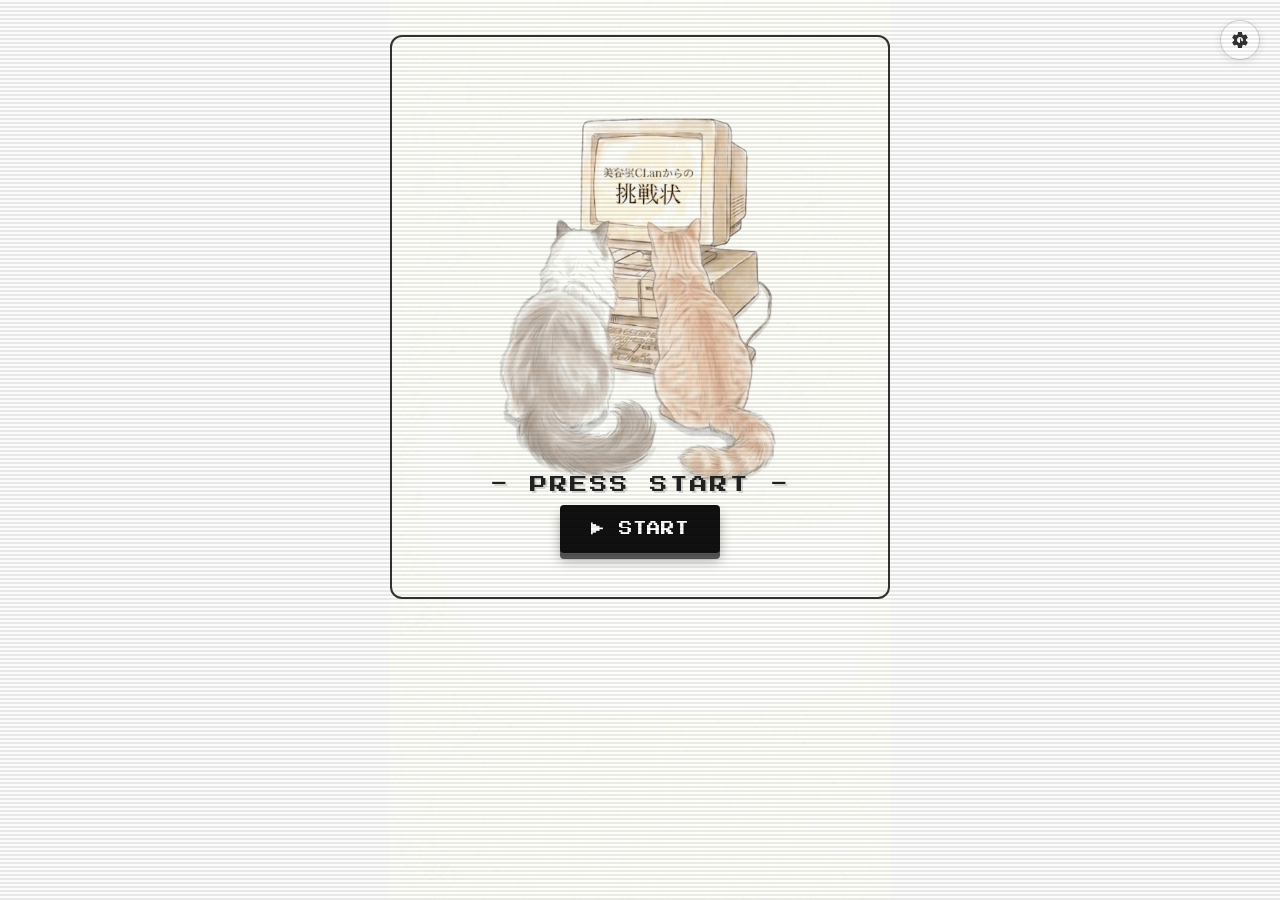
<file: index.html>
<!DOCTYPE html>
<html lang="ja">
<head>
  <meta charset="UTF-8">
  <meta name="viewport" content="width=device-width, initial-scale=1.0">
  <title>美容室CLanからの挑戦状</title>
  
  <!-- レトロゲーム用ドット絵フォント -->
  <link rel="preconnect" href="https://fonts.googleapis.com">
  <link rel="preconnect" href="https://fonts.gstatic.com" crossorigin>
  <link href="https://fonts.googleapis.com/css2?family=Press+Start+2P&display=swap" rel="stylesheet">

  <!-- 外部CSSファイルを読み込み -->
  <link rel="stylesheet" href="style.css">
</head>
<body>

  <!-- 右上設定ボタン -->
  <button class="settings-btn" onclick="toggleModal(true)" title="設定" aria-label="設定">
    <svg viewBox="0 0 24 24">
      <path d="M19.14 12.94c.04-.3.06-.61.06-.94 0-.32-.02-.64-.07-.94l2.03-1.58c.18-.14.23-.41.12-.61l-1.92-3.32c-.12-.22-.37-.29-.59-.22l-2.39.96c-.5-.38-1.03-.7-1.62-.94l-.36-2.54c-.04-.24-.24-.41-.48-.41h-3.84c-.24 0-.43.17-.47.41l-.36 2.54c-.59.24-1.13.57-1.62.94l-2.39-.96c-.22-.08-.47 0-.59.22L2.74 8.87c-.12.21-.08.47.12.61l2.03 1.58c-.05.3-.09.63-.09.94s.02.64.07.94l-2.03 1.58c-.18.14-.23.41-.12.61l1.92 3.32c.12.22.37.29.59.22l2.39-.96c.5.38 1.03.7 1.62.94l.36 2.54c.05.24.24.41.48.41h3.84c.24 0 .44-.17.47-.41l.36-2.54c.59-.24 1.13-.56 1.62-.94l2.39.96c.22.08.47 0 .59-.22l1.92-3.32c.12-.22.07-.47-.12-.61l-2.01-1.58zM12 15.6c-1.98 0-3.6-1.62-3.6-3.6s1.62-3.6 3.6-3.6 3.6 1.62 3.6 3.6-1.62 3.6-3.6-3.6z"/>
    </svg>
  </button>

  <main class="container">
    <!-- 1. タイトル画面 -->
    <section id="screen-title" class="screen active">
      <div class="retro-start-wrapper" onclick="showScreen('select')">
        <div class="retro-start-text">- PRESS START -</div>
        <button class="retro-start-btn">▶ START</button>
      </div>
    </section>

    <!-- 2. ゲーム選択画面 -->
    <section id="screen-select" class="screen">
      <h2>SELECT GAME</h2>
      <div id="game-grid" class="game-grid"></div>
      <div style="margin-top: 10px; text-align: center;">
        <button class="back-btn" onclick="showScreen('title')">‹ TITLE BACK</button>
      </div>
    </section>
  </main>

  <!-- 設定モーダル画面 -->
  <div id="settings-modal" class="modal-overlay" onclick="handleOverlayClick(event)">
    <div class="modal-content">
      <div class="modal-header">
        <h3>SETTINGS</h3>
        <button class="close-btn" onclick="toggleModal(false)">×</button>
      </div>

      <div class="setting-item">
        <label for="setting-theme">テーマ</label>
        <select id="setting-theme" onchange="saveSettings()">
          <option value="light">ライト (Light)</option>
          <option value="dark">ダーク (Dark)</option>
        </select>
      </div>

      <div class="danger-zone" onclick="resetAllData()">
        <div>
          <div class="label">全セーブデータを削除</div>
          <div class="desc">この操作は取り消せません</div>
        </div>
        <span>›</span>
      </div>
    </div>
  </div>

  <div id="crt-overlay"></div>

  <!-- 外部JavaScriptファイルを読み込み -->
  <script src="script.js"></script>
</body>
</html>
</file>
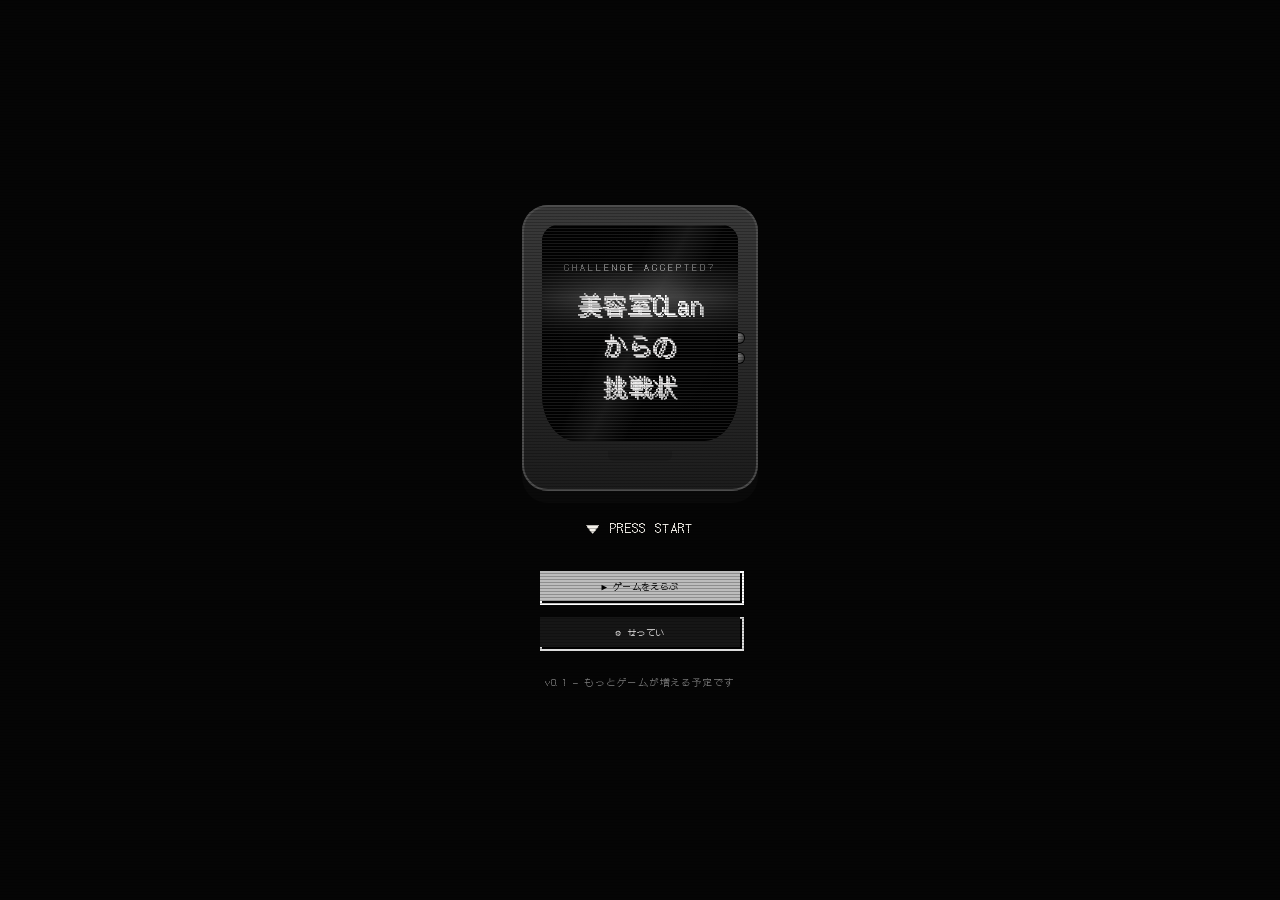
<file: index-2.html>
<!DOCTYPE html>
<html lang="ja">
<head>
<meta charset="UTF-8">
<meta name="viewport" content="width=device-width, initial-scale=1.0, maximum-scale=1.0, user-scalable=no">
<title>美容室CLanからの挑戦状</title>

<style>
@import url('https://fonts.googleapis.com/css2?family=DotGothic16&display=swap');

:root{
  --bg-0:#0b0a14;
  --bg-1:#161327;
  --panel:#1d1830;
  --ink:#f4f1ea;
  --ink-dim:#9c96bd;
  --pink:#ff4d94;
  --cyan:#3fe8c8;
  --yellow:#ffcf3f;
  --black:#000000;
  --px:4px;
}
*{ box-sizing:border-box; }
html,body{ height:100%; margin:0; padding:0; }
body{
  background:var(--bg-0);
  color:var(--ink);
  font-family:'DotGothic16', 'MS Gothic', monospace;
  min-height:100vh;
  display:flex;
  flex-direction:column;
  position:relative;
  overflow-x:hidden;
}

/* ライトテーマ(タイトル画面は上で固定しているので対象外) */
body[data-theme="light"]{
  --bg-0:#f4f1ea;
  --bg-1:#e6e0d2;
  --panel:#ffffff;
  --ink:#171227;
  --ink-dim:#6b6580;
  --pink:#e0357c;
  --cyan:#0f9c86;
  --yellow:#c99400;
  --black:#171227;
}

/* モノクロテレビテーマ(タイトル画面と同じ配色+CRT演出を全体に) */
body[data-theme="mono"]{
  --bg-0:#050505;
  --bg-1:#0f0f0f;
  --panel:#161616;
  --ink:#eceaea;
  --ink-dim:#7d7d7d;
  --pink:#dcdcdc;
  --cyan:#ffffff;
  --yellow:#bdbdbd;
  --black:#000000;
}

/* ネオンテーマ */
body[data-theme="neon"]{
  --bg-0:#0a0e0a;
  --bg-1:#10150f;
  --panel:#0f1410;
  --ink:#e0e0e0;
  --ink-dim:#5a5a5a;
  --pink:#ff00ff;
  --cyan:#00ccff;
  --yellow:#ffaa00;
  --black:#000000;
}
body[data-theme="neon"]::before{
  background-image:
    radial-gradient(circle at 20% 15%, rgba(255,0,255,.14) 0, transparent 40%),
    radial-gradient(circle at 80% 85%, rgba(0,204,255,.14) 0, transparent 40%),
    repeating-linear-gradient(0deg, rgba(255,255,255,.035) 0px, rgba(255,255,255,.035) 1px, transparent 1px, transparent 3px);
}
/* ネオンらしいグロー(発光)を各パーツに追加 */
body[data-theme="neon"] .pixel-box{ box-shadow:0 0 0 4px var(--cyan), 0 0 18px rgba(0,204,255,.5); }
body[data-theme="neon"] .header h2{ text-shadow:0 0 10px var(--cyan), 2px 2px 0 var(--black); }
body[data-theme="neon"] .btn-pixel{ box-shadow:2px 2px 0 0 var(--black), 2px 2px 0 2px var(--cyan), 0 0 14px rgba(0,204,255,.6); }
body[data-theme="neon"] .btn-pixel.ghost{ box-shadow:2px 2px 0 0 var(--black), 2px 2px 0 2px var(--pink), 0 0 14px rgba(255,0,255,.6); }
body[data-theme="neon"] .game-card{ box-shadow:0 0 0 4px var(--cyan), 0 0 14px rgba(0,204,255,.4); }
body[data-theme="neon"] .back-btn{ box-shadow:0 0 0 4px var(--yellow), 0 0 12px rgba(255,170,0,.5); }
body[data-theme="neon"] .settings-group-title{ text-shadow:0 0 8px var(--yellow); }
body[data-theme="mono"]::before{
  background-image:
    radial-gradient(circle at 20% 15%, rgba(255,255,255,.06) 0, transparent 40%),
    radial-gradient(circle at 80% 85%, rgba(255,255,255,.06) 0, transparent 40%),
    repeating-linear-gradient(0deg, rgba(255,255,255,.035) 0px, rgba(255,255,255,.035) 1px, transparent 1px, transparent 3px);
}

/* モノクロテレビテーマ時、タイトル画面以外にCRT演出(走査線・ビネット・ロールバー)を重ねる */
#crt-overlay{ position:fixed; inset:0; pointer-events:none; z-index:6; display:none; }
body[data-theme="mono"]:not(.on-title) #crt-overlay{ display:block; }
#crt-overlay .crt-vignette{
  position:absolute; inset:0;
  background:radial-gradient(ellipse at center, transparent 55%, rgba(0,0,0,.6) 100%);
}
#crt-overlay .crt-scan{
  position:absolute; inset:0;
  background:repeating-linear-gradient(180deg, rgba(255,255,255,.1) 0px, rgba(255,255,255,.1) 1px, transparent 1px, transparent 3px);
  mix-blend-mode:screen;
  animation: tv-flicker 4s infinite;
}
#crt-overlay .crt-roll{
  position:absolute; left:0; right:0; height:30%;
  background:linear-gradient(180deg, transparent, rgba(255,255,255,.16), transparent);
  animation: tv-roll 6s linear infinite;
}

/* ネオンテーマ */
body[data-theme="neon"]{
  --bg-0:#0a0e0a;
  --bg-1:#0f1410;
  --panel:#0f1410;
  --ink:#e0e0e0;
  --ink-dim:#6a6a6a;
  --pink:#ff00ff;
  --cyan:#00ccff;
  --yellow:#ffaa00;
  --black:#000000;
}
/* ネオンらしいグロー(光の滲み)を各パーツに追加 */
body[data-theme="neon"] .pixel-box{
  box-shadow: 0 0 0 var(--px) var(--cyan), 0 0 18px rgba(0,204,255,.4);
}
body[data-theme="neon"] .btn-pixel{
  box-shadow: 4px 4px 0 0 var(--black), 4px 4px 0 4px var(--cyan), 0 0 16px rgba(0,204,255,.5);
}
body[data-theme="neon"] .btn-pixel.ghost{
  box-shadow: 4px 4px 0 0 var(--black), 4px 4px 0 4px var(--pink), 0 0 16px rgba(255,0,255,.4);
}
body[data-theme="neon"] .header h2{
  text-shadow: 0 0 10px var(--cyan);
}
body[data-theme="neon"] .settings-group-title{
  text-shadow: 0 0 8px var(--yellow);
}
body[data-theme="neon"] .game-card .icon{
  box-shadow: 0 0 14px rgba(255,0,255,.45);
}
body[data-theme="neon"] .back-btn{
  box-shadow: 0 0 0 var(--px) var(--yellow), 0 0 14px rgba(255,170,0,.5);
}
body::before{
  content:"";
  position:fixed; inset:0;
  background-image:
    radial-gradient(circle at 20% 15%, rgba(255,77,148,.10) 0, transparent 40%),
    radial-gradient(circle at 80% 85%, rgba(63,232,200,.10) 0, transparent 40%),
    repeating-linear-gradient(0deg, rgba(255,255,255,.035) 0px, rgba(255,255,255,.035) 1px, transparent 1px, transparent 3px);
  pointer-events:none;
  z-index:0;
}
body::after{
  content:"";
  position:fixed; inset:0;
  background:repeating-linear-gradient(180deg, rgba(0,0,0,.25) 0, rgba(0,0,0,.25) 1px, transparent 1px, transparent 3px);
  mix-blend-mode:multiply;
  pointer-events:none;
  z-index:5;
}
.screen{
  display:none;
  flex:1;
  flex-direction:column;
  min-height:100vh;
  padding:28px 18px 34px;
  position:relative;
  z-index:1;
}
.screen.active{ display:flex; }
.pixel-box{
  background:var(--panel);
  border:var(--px) solid var(--black);
  box-shadow: 0 0 0 var(--px) var(--cyan);
}
#screen-title{ justify-content:center; align-items:center; text-align:center;
  /* タイトル画面だけは常にこの配色に固定する(テーマ変更の影響を受けない・完全モノクロ) */
  --bg-0:#050505;
  --bg-1:#0f0f0f;
  --panel:#161616;
  --ink:#eceaea;
  --ink-dim:#7d7d7d;
  --pink:#dcdcdc;
  --cyan:#ffffff;
  --yellow:#bdbdbd;
  --black:#000000;
  background:var(--bg-0);
}
.title-plate{ padding:26px 18px 22px; max-width:340px; }
.title-eyebrow{ font-size:.62rem; letter-spacing:.3em; color:var(--yellow); margin-bottom:10px; }
.title-logo{ font-size:1.5rem; line-height:1.7; letter-spacing:.04em; text-shadow:2px 2px 0 var(--pink); }
.title-logo .accent{ color:var(--cyan); }

/* ===== 昔のモノクロテレビ風の筐体 ===== */
.tv-set{
  background:linear-gradient(180deg,#3a3a3a,#1c1c1c);
  border-radius:26px;
  padding:20px 20px 30px;
  max-width:300px;
  box-shadow:
    0 12px 0 0 #0a0a0a,
    inset 0 0 0 2px #4d4d4d;
  position:relative;
}
.tv-knobs{
  position:absolute; right:14px; top:50%; transform:translateY(-50%);
  display:flex; flex-direction:column; gap:10px;
}
.tv-knobs span{
  width:10px; height:10px; border-radius:50%;
  background:radial-gradient(circle at 35% 30%, #888, #222);
  box-shadow:0 0 0 1px #000;
  display:block;
}
.tv-screen{
  background:#020202;
  border-radius:16px 16px 34px 34px / 16px 16px 46px 46px;
  padding:34px 22px;
  position:relative;
  overflow:hidden;
  color:var(--ink);
  transform-origin:center;
  animation: tv-poweron 12s ease-in-out infinite;
}
.tv-screen::before{
  content:"";
  position:absolute; inset:0;
  background:
    linear-gradient(115deg, transparent 38%, rgba(255,255,255,.07) 50%, transparent 62%),
    radial-gradient(ellipse at center, transparent 38%, rgba(0,0,0,.88) 100%);
  pointer-events:none;
  z-index:3;
}
.tv-screen::after{
  content:"";
  position:absolute; inset:0;
  background:repeating-linear-gradient(180deg, rgba(255,255,255,.12) 0px, rgba(255,255,255,.12) 1px, transparent 1px, transparent 3px);
  mix-blend-mode:screen;
  pointer-events:none;
  z-index:3;
  animation: tv-flicker 4s infinite;
}
.tv-roll{
  position:absolute; left:0; right:0; height:35%;
  background:linear-gradient(180deg, transparent, rgba(255,255,255,.22), transparent);
  pointer-events:none;
  z-index:2;
  animation: tv-roll 6s linear infinite;
}
.tv-screen > *:not(.tv-roll){ position:relative; z-index:1; }
@keyframes tv-flicker{
  0%, 90%, 100%{ opacity:1; filter:brightness(1); }
  91%{ opacity:.5; filter:brightness(1.4); }
  92%{ opacity:1; filter:brightness(.9); }
  93%{ opacity:.7; filter:brightness(1.2); }
  94%{ opacity:1; filter:brightness(1); }
}
@keyframes tv-roll{
  0%{ top:-40%; }
  100%{ top:130%; }
}
@keyframes tv-poweron{
  0%, 92%, 100%{ transform:scaleY(1); filter:brightness(1); opacity:1; }
  93%{ transform:scaleY(.03); filter:brightness(4); opacity:.3; }
  94.5%{ transform:scaleY(1.05); filter:brightness(3); opacity:1; }
  96%{ transform:scaleY(.97); filter:brightness(1); }
  98%{ transform:scaleY(1); filter:brightness(1); opacity:1; }
}
.tv-foot{
  width:64px; height:10px;
  background:#1c1c1c;
  margin:10px auto 0;
  border-radius:0 0 6px 6px;
}
.press-start{ margin-top:26px; font-size:.85rem; letter-spacing:.1em; animation: blink 1s steps(1) infinite; }
@keyframes blink{ 50%{ opacity:0; } }
.title-actions{ margin-top:34px; display:flex; flex-direction:column; gap:16px; width:100%; max-width:200px; }
.btn-pixel{
  font-family:'DotGothic16','MS Gothic',monospace;
  font-size:.58rem; letter-spacing:.04em; color:var(--black);
  background:var(--yellow); border:none; padding:8px 10px; cursor:pointer;
  box-shadow: 2px 2px 0 0 var(--black), 2px 2px 0 2px var(--cyan);
  transition: transform .06s ease;
}
.btn-pixel.ghost{ background:var(--panel); color:var(--ink); box-shadow:2px 2px 0 0 var(--black), 2px 2px 0 2px var(--pink); }
.btn-pixel:active{ transform:translate(2px,2px); box-shadow:0 0 0 0 var(--black); }
.footnote{ margin-top:28px; font-size:.6rem; color:var(--ink-dim); letter-spacing:.08em; }
.header{ display:flex; align-items:center; gap:12px; margin-bottom:22px; }
.back-btn{
  width:42px; height:42px; background:var(--panel); border:var(--px) solid var(--black);
  box-shadow:0 0 0 var(--px) var(--yellow); color:var(--ink); font-size:1rem;
  display:flex; align-items:center; justify-content:center; cursor:pointer; flex-shrink:0;
}
.back-btn:active{ transform:translate(2px,2px); }
.header h2{ font-size:.9rem; letter-spacing:.08em; margin:0; text-shadow:2px 2px 0 var(--black); }
.game-grid{ display:grid; grid-template-columns:1fr 1fr; gap:16px; }
.game-card{ padding:16px 10px 14px; display:flex; flex-direction:column; align-items:center; gap:10px; cursor:pointer; text-align:center; }
.game-card.locked{ opacity:.45; cursor:default; }
.game-card .icon{ width:52px; height:52px; display:flex; align-items:center; justify-content:center; font-size:1.5rem; background:var(--bg-1); border:var(--px) solid var(--black); }
.game-card .name{ font-size:.72rem; letter-spacing:.03em; line-height:1.5; }
.game-card .tag{ font-size:.58rem; color:var(--cyan); }
.game-card.locked .tag{ color:var(--ink-dim); }
.settings-group{ margin-bottom:20px; padding:4px 0 8px; }
.settings-group-title{ font-size:.62rem; color:var(--yellow); letter-spacing:.1em; padding:10px 14px 12px; }
.settings-row{ display:flex; align-items:center; justify-content:space-between; padding:14px; border-top:2px solid rgba(255,255,255,.08); }
.settings-row:first-of-type{ border-top:none; }
.settings-row .label{ font-size:.75rem; letter-spacing:.03em; }
.settings-row .desc{ font-size:.6rem; color:var(--ink-dim); margin-top:4px; }
.switch-px{ position:relative; width:52px; height:26px; flex-shrink:0; cursor:pointer; }
.switch-px input{ display:none; }
.switch-px .track{ position:absolute; inset:0; background:var(--bg-0); border:2px solid var(--black); box-shadow:0 0 0 2px var(--ink-dim); }
.switch-px .knob{ position:absolute; top:2px; left:2px; width:18px; height:18px; background:var(--pink); }
.switch-px input:checked + .track{ box-shadow:0 0 0 2px var(--cyan); }
.switch-px input:checked + .track .knob{ left:auto; right:2px; background:var(--cyan); }
input[type=range].range-px{ -webkit-appearance:none; width:120px; height:10px; background:var(--bg-0); border:2px solid var(--black); outline:none; }
input[type=range].range-px::-webkit-slider-thumb{ -webkit-appearance:none; width:14px; height:16px; background:var(--yellow); border:2px solid var(--black); cursor:pointer; }
.select-px{ font-family:'DotGothic16','MS Gothic',monospace; background:var(--bg-0); color:var(--ink); border:2px solid var(--black); box-shadow:0 0 0 2px var(--ink-dim); padding:8px 10px; font-size:.7rem; }
.danger-row .label{ color:var(--pink); }
</style>
</head>
<body class="on-title">

  <section id="screen-title" class="screen active">
    <div class="tv-set">
      <div class="tv-knobs"><span></span><span></span></div>
      <div class="tv-screen">
        <div class="tv-roll"></div>
        <div class="title-eyebrow">CHALLENGE ACCEPTED?</div>
        <div class="title-logo">美容室<span class="accent">CLan</span><br>からの<br>挑戦状</div>
      </div>
      <div class="tv-foot"></div>
    </div>
    <div class="press-start">▼ PRESS START</div>
    <div class="title-actions">
      <button class="btn-pixel" onclick="showScreen('select')">▶ ゲームをえらぶ</button>
      <button class="btn-pixel ghost" onclick="showScreen('settings')">⚙ せってい</button>
    </div>
    <div class="footnote">v0.1 — もっとゲームが増える予定です</div>
  </section>

  <section id="screen-select" class="screen">
    <div class="header">
      <button class="back-btn" onclick="showScreen('title')">←</button>
      <h2>ゲームをえらぶ</h2>
    </div>
    <div class="game-grid" id="game-grid"></div>
  </section>

  <section id="screen-settings" class="screen">
    <div class="header">
      <button class="back-btn" onclick="showScreen('title')">←</button>
      <h2>せってい</h2>
    </div>
    <div class="settings-group pixel-box">
      <div class="settings-group-title">サウンド</div>
      <div class="settings-row">
        <div><div class="label">効果音</div><div class="desc">タップ音などを鳴らす</div></div>
        <label class="switch-px">
          <input type="checkbox" id="setting-sound" checked onchange="saveSettings()">
          <span class="track"><span class="knob"></span></span>
        </label>
      </div>
      <div class="settings-row">
        <div class="label">音量</div>
        <input type="range" class="range-px" id="setting-volume" min="0" max="100" value="70" oninput="saveSettings()">
      </div>
    </div>
    <div class="settings-group pixel-box">
      <div class="settings-group-title">表示</div>
      <div class="settings-row">
        <div class="label">テーマ</div>
        <select class="select-px" id="setting-theme" onchange="saveSettings()">
          <option value="dark">ダーク</option>
          <option value="light">ライト</option>
          <option value="mono">モノクロテレビ</option>
          <option value="neon">ネオン</option>
        </select>
      </div>
    </div>
    <div class="settings-group pixel-box">
      <div class="settings-group-title">データ</div>
      <div class="settings-row danger-row" style="cursor:pointer;" onclick="resetAllData()">
        <div><div class="label">全ゲームのセーブデータを削除</div><div class="desc">この操作は取り消せません</div></div>
        <span>›</span>
      </div>
    </div>
  </section>

  <div id="crt-overlay">
    <div class="crt-vignette"></div>
    <div class="crt-scan"></div>
    <div class="crt-roll"></div>
  </div>

<script>
  // ゲーム一覧(できたゲームから順にlocked:falseにしてurlを設定していく)
  const GAMES = [
    { id:"sudoku",     name:"モダン・ナンプレ", icon:"🔢", tag:"PUZZLE", url:"sudoku.html", locked:false },
    { id:"maze",       name:"迷路ゲーム",       icon:"🌀", tag:"準備中", url:null, locked:true },
    { id:"picross",    name:"イラストロジック", icon:"🧩", tag:"準備中", url:null, locked:true },
  ];

  function showScreen(name){
    document.querySelectorAll('.screen').forEach(s => s.classList.remove('active'));
    document.getElementById('screen-' + name).classList.add('active');
    document.body.classList.toggle('on-title', name === 'title');
  }

  function renderGameGrid(){
    const grid = document.getElementById('game-grid');
    grid.innerHTML = "";
    GAMES.forEach(g => {
      const card = document.createElement('div');
      card.className = 'game-card pixel-box' + (g.locked ? ' locked' : '');
      card.innerHTML = `<div class="icon">${g.icon}</div><div class="name">${g.name}</div><div class="tag">${g.tag}</div>`;
      if(!g.locked){ card.onclick = () => { location.href = g.url; }; }
      grid.appendChild(card);
    });
  }

  function applyTheme(theme){
    document.body.dataset.theme = theme;
  }

  const SETTINGS_KEY = "clanhair.settings";
  function saveSettings(){
    const theme = document.getElementById('setting-theme').value;
    applyTheme(theme);
    localStorage.setItem(SETTINGS_KEY, JSON.stringify({
      sound: document.getElementById('setting-sound').checked,
      volume: document.getElementById('setting-volume').value,
      theme: theme,
    }));
  }
  function loadSettings(){
    const raw = localStorage.getItem(SETTINGS_KEY);
    const s = raw ? JSON.parse(raw) : {};
    try{
      document.getElementById('setting-sound').checked = s.sound ?? true;
      document.getElementById('setting-volume').value = s.volume ?? 70;
      document.getElementById('setting-theme').value = s.theme ?? 'dark';
      applyTheme(s.theme ?? 'dark');
    }catch(e){}
  }
  function resetAllData(){
    if(confirm("すべてのゲームのセーブデータと設定を削除します。よろしいですか？")){
      localStorage.clear(); loadSettings(); alert("削除しました。");
    }
  }

  renderGameGrid();
  loadSettings();
</script>
</body>
</html>
</file>
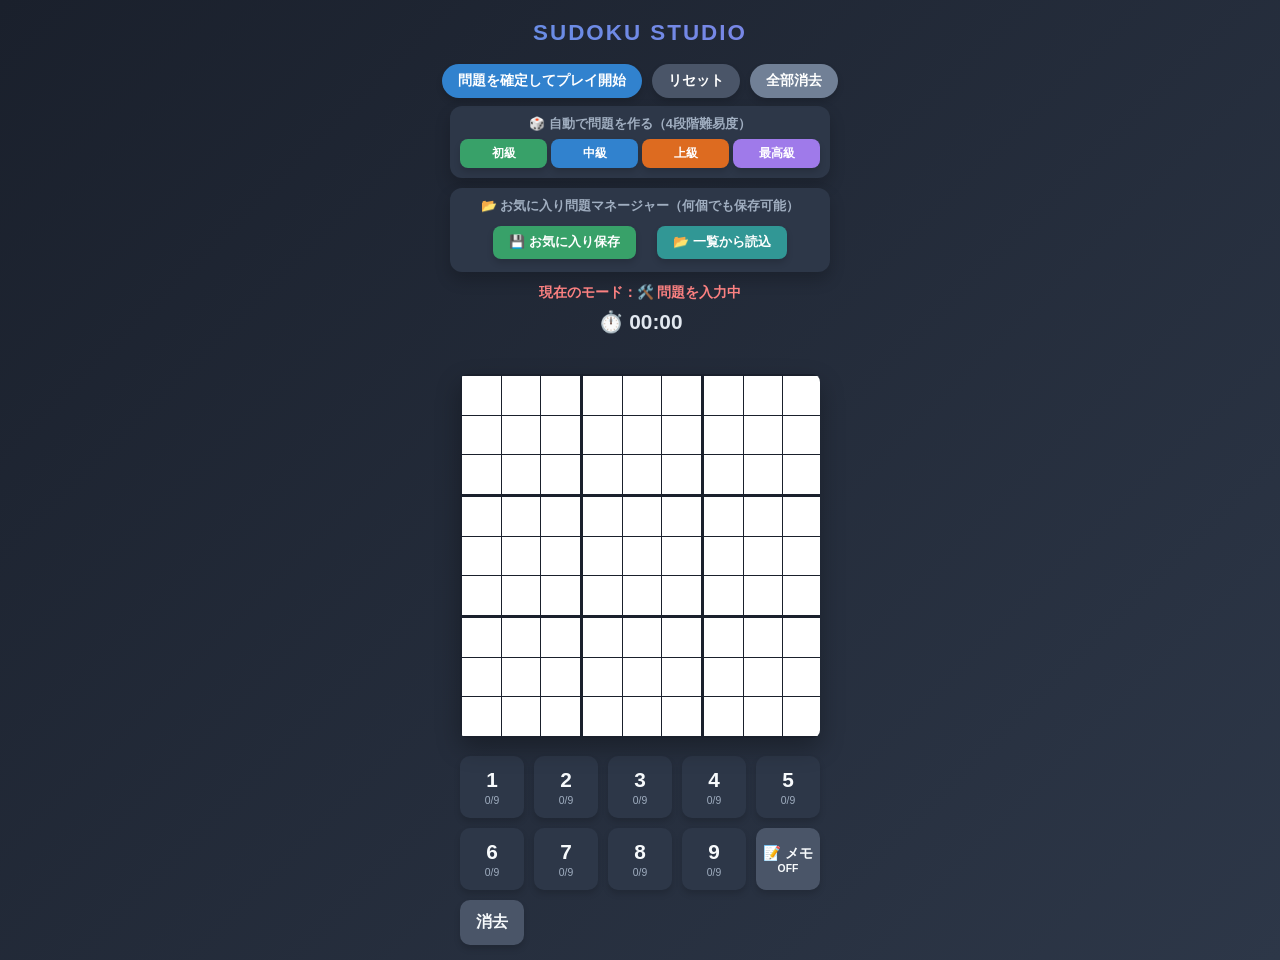
<file: sudoku-1.html>
<!DOCTYPE html>
<html lang="ja">
<head>
    <meta charset="UTF-8">
    <meta name="viewport" content="width=device-width, initial-scale=1.0, maximum-scale=1.0, user-scalable=no">
    <title>モダン・ナンプレ STUDIO</title>
    <style>
        :root {
            --bg-color: #1a202c;
            --panel-bg: #2d3748;
            --cell-bg: #ffffff;
            --cell-fixed-bg: #edf2f7;
            --cell-fixed-color: #2d3748;
            --primary-color: #3182ce;
            --accent-color: #dd6b20;
            --success-color: #38a169;
            --danger-color: #e53e3e;
            --text-color: #f7fafc;
        }

        body { 
            font-family: -apple-system, BlinkMacSystemFont, "Segoe UI", Roboto, "Helvetica Neue", Arial, sans-serif;
            text-align: center; 
            background: linear-gradient(135deg, #1a202c 0%, #2d3748 100%); 
            color: var(--text-color);
            margin: 0; 
            padding: 15px 10px;
            min-height: 100vh;
            box-sizing: border-box;
        }
        
        h1 { 
            margin: 5px 0 15px; 
            font-size: 1.4rem; 
            letter-spacing: 2px;
            font-weight: 800;
            background: linear-gradient(45deg, #4299e1, #9f7aea);
            -webkit-background-clip: text;
            -webkit-text-fill-color: transparent;
        }
        
        /* コントロールエリア */
        .controls { margin-bottom: 12px; }
        .btn { 
            padding: 8px 16px; 
            font-size: 0.85rem; 
            font-weight: bold; 
            border: none; 
            background: var(--primary-color); 
            color: #fff; 
            border-radius: 20px; 
            cursor: pointer; 
            margin: 3px; 
            box-shadow: 0 4px 6px rgba(0,0,0,0.15);
            transition: all 0.2s ease;
        }
        .btn:active { transform: scale(0.95); box-shadow: 0 2px 3px rgba(0,0,0,0.1); }
        .btn-reset { background: #4a5568; }
        .btn-clear { background: #718096; }
        
        /* 🎲 自動生成エリア */
        .gen-area {
            background: var(--panel-bg);
            border-radius: 12px;
            padding: 10px;
            max-width: 360px;
            margin: 5px auto 10px;
            box-shadow: 0 8px 16px rgba(0,0,0,0.2);
        }
        .gen-title { font-size: 0.8rem; font-weight: bold; color: #a0aec0; margin-bottom: 6px; }
        .gen-buttons { display: flex; justify-content: space-between; gap: 4px; }
        .btn-gen { flex: 1; border-radius: 8px; font-size: 0.75rem; padding: 6px 4px; font-weight: bold; border: none; color: white; cursor: pointer; box-shadow: 0 4px 6px rgba(0,0,0,0.15); }
        .btn-gen:active { transform: scale(0.95); }
        .btn-gen.easy { background: #38a169; }
        .btn-gen.normal { background: #3182ce; }
        .btn-gen.hard { background: #dd6b20; }
        .btn-gen.expert { background: #9f7aea; }

        /* セーブ・ロードエリア */
        .save-load-area { 
            background: var(--panel-bg); 
            border-radius: 12px; 
            padding: 10px; 
            max-width: 360px; 
            margin: 5px auto 12px; 
            box-shadow: 0 8px 16px rgba(0,0,0,0.2); 
        }
        .save-load-title { font-size: 0.8rem; font-weight: bold; color: #a0aec0; margin-bottom: 8px; }
        .slot-group { display: flex; justify-content: center; gap: 15px; }
        .btn-save { background: var(--success-color); font-size: 0.8rem; padding: 8px 16px; border-radius: 8px; }
        .btn-load { background: #319795; font-size: 0.8rem; padding: 8px 16px; border-radius: 8px; }
        
        .mode-status { margin-top: 5px; font-size: 0.85rem; font-weight: bold; color: #fc8181; }
        
        /* ⏱️ タイマー＆一時停止エリア */
        .timer-container { display: flex; align-items: center; justify-content: center; gap: 12px; margin: 8px 0; }
        .timer { font-size: 1.3rem; font-weight: 700; color: #e2e8f0; font-variant-numeric: tabular-nums; }
        .btn-pause { 
            background: var(--accent-color); 
            display: none; 
            padding: 6px 14px; 
            font-size: 0.85rem; 
            vertical-align: middle; 
            border-radius: 15px;
        }
        .error-message { height: 20px; color: #fc8181; font-size: 0.85rem; font-weight: bold; margin-bottom: 5px; }

        /* 盤面ラッパー */
        .grid-wrapper {
            position: relative;
            max-width: 360px;
            margin: 0 auto;
            border-radius: 8px;
            overflow: hidden;
            box-shadow: 0 10px 25px rgba(0,0,0,0.3);
        }
        .grid {
            display: grid;
            grid-template-columns: repeat(9, 1fr);
            background: #1a202c;
            padding: 2px;
            gap: 1px;
        }
        .cell {
            aspect-ratio: 1;
            background-color: var(--cell-bg);
            color: #1a202c;
            font-size: 1.3rem;
            font-weight: 700;
            display: flex;
            align-items: center;
            justify-content: center;
            position: relative;
            box-sizing: border-box;
            transition: background-color 0.15s ease;
            user-select: none;
            -webkit-user-select: none;
        }
        
        .cell:nth-child(3n) { margin-right: 2px; }
        .cell:nth-child(9n) { margin-right: 0; }
        .cell:nth-child(n+19):nth-child(-n+27),
        .cell:nth-child(n+46):nth-child(-n+54) { margin-bottom: 2px; }
        
        .cell.fixed { background-color: var(--cell-fixed-bg); color: var(--cell-fixed-color); }
        .cell.user-input { color: #2b6cb0; }
        .cell.same-number { background-color: #feeb8c !important; } 
        .cell.selected { background-color: #bee3f8 !important; box-shadow: inset 0 0 0 2px var(--primary-color); z-index: 10; } 
        
        /* メモスタイル */
        .memo-grid {
            display: grid;
            grid-template-columns: repeat(3, 1fr);
            grid-template-rows: repeat(3, 1fr);
            width: 100%;
            height: 100%;
            position: absolute;
            top: 0; left: 0;
            padding: 2px;
            box-sizing: border-box;
        }
        .memo-digit {
            font-size: 0.55rem;
            color: #718096;
            font-weight: 500;
            display: flex;
            align-items: center;
            justify-content: center;
            line-height: 1;
        }
        .memo-digit.highlight-memo {
            color: #fff;
            font-weight: bold;
            background-color: #ed8936;
            border-radius: 3px;
        }

        /* 一時停止カバー */
        .pause-overlay {
            display: none;
            position: absolute;
            top: 0; left: 0; width: 100%; height: 100%;
            background: rgba(26, 32, 44, 0.95);
            color: #fff;
            z-index: 100;
            flex-direction: column;
            align-items: center;
            justify-content: center;
            backdrop-filter: blur(4px);
        }
        .pause-title { font-size: 1.8rem; font-weight: 800; margin-bottom: 20px; letter-spacing: 4px; color: var(--accent-color); }
        .btn-resume { padding: 12px 28px; font-size: 1rem; font-weight: bold; background: var(--success-color); color: white; border: none; border-radius: 25px; cursor: pointer; box-shadow: 0 4px 12px rgba(56,161,105,0.4); }

        .cell.invalid-flash { animation: flashBg 0.4s ease; }
        @keyframes flashBg {
            0% { background-color: #fed7d7; color: var(--danger-color); }
            100% { background-color: var(--cell-bg); }
        }

        /* テンキー */
        .num-pad {
            display: grid;
            grid-template-columns: repeat(5, 1fr);
            gap: 10px;
            max-width: 360px;
            margin: 18px auto 0;
        }
        .num-btn {
            padding: 12px 0;
            font-size: 1.3rem;
            font-weight: 700;
            background: var(--panel-bg);
            color: var(--text-color);
            border: none;
            border-radius: 10px;
            box-shadow: 0 4px 6px rgba(0,0,0,0.15);
            display: flex;
            flex-direction: column;
            align-items: center;
            justify-content: center;
            cursor: pointer;
            transition: all 0.1s ease;
        }
        .num-btn:active { transform: translateY(2px); box-shadow: 0 1px 3px rgba(0,0,0,0.2); background: #4a5568; }
        .num-count { font-size: 0.65rem; color: #a0aec0; font-weight: normal; margin-top: 3px; }
        .num-btn.completed { background: #1a202c; color: #4a5568; box-shadow: none; border: 1px solid #2d3748; cursor: default; }
        .num-btn.completed .num-count { color: var(--success-color); font-weight: bold; }
        
        .memo-btn { background: #4a5568; font-size: 0.9rem; }
        .memo-btn.memo-on { background: var(--accent-color); color: #fff; animation: pulse 1.5s infinite; }
        .clear-btn { background: #4a5568; font-size: 1rem; }

        @keyframes pulse {
            0% { box-shadow: 0 0 0 0 rgba(221, 107, 32, 0.5); }
            70% { box-shadow: 0 0 0 8px rgba(221, 107, 32, 0); }
            100% { box-shadow: 0 0 0 0 rgba(221, 107, 32, 0); }
        }

        /* カスタムロード用管理モーダル */
        .modal-overlay {
            display: none;
            position: fixed;
            top: 0; left: 0; width: 100%; height: 100%;
            background: rgba(0,0,0,0.7);
            z-index: 10000;
            align-items: center;
            justify-content: center;
            padding: 20px;
            box-sizing: border-box;
        }
        .modal-content {
            background: var(--panel-bg);
            border-radius: 15px;
            padding: 20px;
            max-width: 340px;
            width: 100%;
            box-shadow: 0 10px 30px rgba(0,0,0,0.5);
            color: #fff;
            text-align: left;
        }
        .modal-title { font-size: 1.1rem; font-weight: bold; margin-bottom: 12px; border-bottom: 1px solid #4a5568; padding-bottom: 6px; }
        .save-list { max-height: 220px; overflow-y: auto; margin-bottom: 15px; border: 1px solid #4a5568; border-radius: 8px; padding: 5px; background: #1a202c; }
        .save-item { display: flex; justify-content: space-between; align-items: center; padding: 8px; border-bottom: 1px solid #2d3748; }
        .save-item:last-child { border-bottom: none; }
        .save-name { font-size: 0.9rem; font-weight: bold; overflow: hidden; text-overflow: ellipsis; white-space: nowrap; max-width: 160px; }
        .save-item-btns { display: flex; gap: 6px; }
        .btn-item-load { background: #319795; border: none; color: white; padding: 4px 10px; font-size: 0.75rem; font-weight: bold; border-radius: 4px; cursor: pointer; }
        .btn-item-del { background: var(--danger-color); border: none; color: white; padding: 4px 10px; font-size: 0.75rem; font-weight: bold; border-radius: 4px; cursor: pointer; }
        .btn-modal-close { display: block; width: 100%; padding: 8px 0; background: #718096; border: none; color: white; border-radius: 8px; font-weight: bold; cursor: pointer; text-align: center; }

        /* クリア画面 */
        .clear-overlay {
            display: none;
            position: fixed;
            top: 0; left: 0; width: 100%; height: 100%;
            background: rgba(10, 15, 26, 0.9);
            z-index: 9999;
            color: #fff;
            flex-direction: column;
            align-items: center;
            justify-content: center;
            backdrop-filter: blur(6px);
        }
        .clear-content {
            animation: popUp 0.6s cubic-bezier(0.175, 0.885, 0.32, 1.275);
            padding: 30px;
            background: var(--panel-bg);
            border-radius: 20px;
            box-shadow: 0 15px 35px rgba(0,0,0,0.5);
            border: 2px solid #ed64a6;
            max-width: 300px;
        }
        .clear-title { font-size: 2rem; color: #f6e05e; font-weight: 900; margin-bottom: 12px; text-shadow: 0 0 12px rgba(246,224,94,0.5); letter-spacing: 1px; }
        .clear-msg { font-size: 1.2rem; margin-bottom: 25px; line-height: 1.6; color: #e2e8f0; }
        .clear-btn-close { padding: 12px 35px; font-size: 1rem; font-weight: bold; background: linear-gradient(45deg, #ed64a6, #9f7aea); color: white; border: none; border-radius: 25px; cursor: pointer; box-shadow: 0 4px 15px rgba(237,100,166,0.4); }
        @keyframes popUp { 0% { transform: scale(0.6); opacity: 0; } 100% { transform: scale(1); opacity: 1; } }
    </style>
    <script>
      // ハブ(index.html)で選ばれたテーマを読み込み、このゲームの配色に反映する
      (function(){
        const THEMES = {
          dark:  { '--bg-color':'#1a202c', '--panel-bg':'#2d3748', '--cell-bg':'#ffffff', '--cell-fixed-bg':'#edf2f7', '--cell-fixed-color':'#2d3748', '--primary-color':'#3182ce', '--accent-color':'#dd6b20', '--success-color':'#38a169', '--danger-color':'#e53e3e', '--text-color':'#f7fafc' },
          light: { '--bg-color':'#f4f1ea', '--panel-bg':'#ffffff', '--cell-bg':'#ffffff', '--cell-fixed-bg':'#e6e0d2', '--cell-fixed-color':'#171227', '--primary-color':'#0f9c86', '--accent-color':'#e0357c', '--success-color':'#0f9c86', '--danger-color':'#e0357c', '--text-color':'#171227' },
          mono:  { '--bg-color':'#050505', '--panel-bg':'#161616', '--cell-bg':'#0f0f0f', '--cell-fixed-bg':'#1a1a1a', '--cell-fixed-color':'#eceaea', '--primary-color':'#ffffff', '--accent-color':'#bdbdbd', '--success-color':'#ffffff', '--danger-color':'#dcdcdc', '--text-color':'#eceaea' },
          neon:  { '--bg-color':'#0a0e0a', '--panel-bg':'#0f1410', '--cell-bg':'#101a14', '--cell-fixed-bg':'#0d1a16', '--cell-fixed-color':'#e0e0e0', '--primary-color':'#00ccff', '--accent-color':'#ffaa00', '--success-color':'#00ff88', '--danger-color':'#ff2244', '--text-color':'#e0e0e0' },
        };
        try{
          const raw = localStorage.getItem('clanhair.settings');
          const s = raw ? JSON.parse(raw) : {};
          const theme = THEMES[s.theme] || THEMES.dark;
          const root = document.documentElement;
          Object.entries(theme).forEach(([k, v]) => root.style.setProperty(k, v));
        }catch(e){ /* 設定がなければ元の配色のまま */ }
      })();
    </script>
</head>
<body>

    <h1 id="main-title">SUDOKU STUDIO</h1>
    
    <div class="controls">
        <div>
            <button class="btn" id="mode-toggle">問題を確定してプレイ開始</button>
            <button class="btn btn-reset" id="btn-reset">リセット</button>
            <button class="btn btn-clear" id="btn-clear">全部消去</button>
        </div>

        <div class="gen-area" id="gen-area">
            <div class="gen-title">🎲 自動で問題を作る（4段階難易度）</div>
            <div class="gen-buttons">
                <button class="btn-gen easy" onclick="generateSudoku('easy')">初級</button>
                <button class="btn-gen normal" onclick="generateSudoku('normal')">中級</button>
                <button class="btn-gen hard" onclick="generateSudoku('hard')">上級</button>
                <button class="btn-gen expert" onclick="generateSudoku('expert')">最高級</button>
            </div>
        </div>

        <div class="save-load-area" id="save-area">
            <div class="save-load-title">📂 お気に入り問題マネージャー（何個でも保存可能）</div>
            <div class="slot-group">
                <button class="btn btn-save" onclick="savePuzzleCustom()">💾 お気に入り保存</button>
                <button class="btn btn-load" onclick="openLoadModal()">📂 一覧から読込</button>
            </div>
        </div>

        <div class="mode-status" id="mode-text">現在のモード：🛠️ 問題を入力中</div>
        
        <div class="timer-container">
            <div class="timer" id="timer-display">⏱️ 00:00</div>
            <button class="btn btn-pause" id="btn-pause" onclick="pauseGame()">⏸️ PAUSE</button>
        </div>
        
        <div class="error-message" id="error-text"></div>
    </div>

    <div class="grid-wrapper">
        <div class="grid" id="sudoku-grid"></div>
        <div class="pause-overlay" id="pause-screen">
            <div class="pause-title">⏸️ PAUSED</div>
            <button class="btn-resume" onclick="resumeGame()">▶️ RESUME</button>
        </div>
    </div>

    <div class="num-pad" id="num-pad-area">
        <button class="num-btn" id="btn-num-1" onclick="pressNumber(1)">1<span class="num-count" id="count-1">0/9</span></button>
        <button class="num-btn" id="btn-num-2" onclick="pressNumber(2)">2<span class="num-count" id="count-2">0/9</span></button>
        <button class="num-btn" id="btn-num-3" onclick="pressNumber(3)">3<span class="num-count" id="count-3">0/9</span></button>
        <button class="num-btn" id="btn-num-4" onclick="pressNumber(4)">4<span class="num-count" id="count-4">0/9</span></button>
        <button class="num-btn" id="btn-num-5" onclick="pressNumber(5)">5<span class="num-count" id="count-5">0/9</span></button>
        <button class="num-btn" id="btn-num-6" onclick="pressNumber(6)">6<span class="num-count" id="count-6">0/9</span></button>
        <button class="num-btn" id="btn-num-7" onclick="pressNumber(7)">7<span class="num-count" id="count-7">0/9</span></button>
        <button class="num-btn" id="btn-num-8" onclick="pressNumber(8)">8<span class="num-count" id="count-8">0/9</span></button>
        <button class="num-btn" id="btn-num-9" onclick="pressNumber(9)">9<span class="num-count" id="count-9">0/9</span></button>
        
        <button class="num-btn memo-btn" id="btn-memo" onclick="toggleMemoMode()">📝 メモ<br><span style="font-size:0.65rem;" id="memo-status-text">OFF</span></button>
        <button class="num-btn clear-btn" onclick="pressNumber(0)">消去<span> </span></button>
    </div>

    <div class="modal-overlay" id="load-modal">
        <div class="modal-content">
            <div class="modal-title">📂 保存された問題一覧</div>
            <div class="save-list" id="modal-save-list">
                </div>
            <button class="btn-modal-close" onclick="closeLoadModal()">閉じる</button>
        </div>
    </div>

    <div class="clear-overlay" id="clear-screen">
        <div class="clear-content">
            <div class="clear-title">🎉 CLEAR!</div>
            <div class="clear-msg">
                おめでとうございます！<br>
                タイム: <span id="final-time" style="color: #f6e05e; font-weight: bold;">00:00</span>
            </div>
            <button class="clear-btn-close" onclick="closeClearScreen()">CLOSE</button>
        </div>
    </div>

    <script>
        const titleEl = document.getElementById('main-title');
        const grid = document.getElementById('sudoku-grid');
        const modeToggle = document.getElementById('mode-toggle');
        const modeText = document.getElementById('mode-text');
        const errorText = document.getElementById('error-text');
        const timerDisplay = document.getElementById('timer-display');
        const btnPause = document.getElementById('btn-pause');
        const pauseScreen = document.getElementById('pause-screen');
        const numPadArea = document.getElementById('num-pad-area');
        const btnReset = document.getElementById('btn-reset');
        const btnClear = document.getElementById('btn-clear');
        const saveArea = document.getElementById('save-area');
        const genArea = document.getElementById('gen-area');
        const btnMemo = document.getElementById('btn-memo');
        const memoStatusText = document.getElementById('memo-status-text');
        const clearScreen = document.getElementById('clear-screen');
        const finalTimeSpan = document.getElementById('final-time');
        const loadModal = document.getElementById('load-modal');
        const modalSaveList = document.getElementById('modal-save-list');
        
        let selectedCell = null;
        let isPlayMode = false;
        let isMemoMode = false;
        let isPaused = false;
        const cellsArray = [];

        let startTime = 0;
        let elapsedTime = 0;
        let timerInterval = null;

        // 81マスの生成
        for (let i = 0; i < 81; i++) {
            const cell = document.createElement('div');
            cell.classList.add('cell');
            cell.dataset.index = i;
            cell.dataset.row = Math.floor(i / 9);
            cell.dataset.col = i % 9;
            cell.memoValues = Array(10).fill(false);

            cell.addEventListener('click', () => {
                if (isPaused) return;
                if (selectedCell) selectedCell.classList.remove('selected');
                selectedCell = cell;
                cell.classList.add('selected');
                getHighlightTargetAndTrigger(cell);
            });

            grid.appendChild(cell);
            cellsArray.push(cell);
        }

        // --- 🧠 自動生成アルゴリズム (バックトラッキング法) ---
        function checkValid(board, row, col, num) {
            for (let x = 0; x < 9; x++) {
                if (board[row][x] === num || board[x][col] === num) return false;
            }
            let startRow = row - row % 3, startCol = col - col % 3;
            for (let i = 0; i < 3; i++) {
                for (let j = 0; j < 3; j++) {
                    if (board[i + startRow][j + startCol] === num) return false;
                }
            }
            return true;
        }

        function solveSudokuRandomly(board) {
            for (let row = 0; row < 9; row++) {
                for (let col = 0; col < 9; col++) {
                    if (board[row][col] === 0) {
                        let numbers = [1, 2, 3, 4, 5, 6, 7, 8, 9].sort(() => Math.random() - 0.5);
                        for (let num of numbers) {
                            if (checkValid(board, row, col, num)) {
                                board[row][col] = num;
                                if (solveSudokuRandomly(board)) return true;
                                board[row][col] = 0;
                            }
                        }
                        return false;
                    }
                }
            }
            return true;
        }

        function generateSudoku(difficulty) {
            if (isPlayMode) return;
            
            cellsArray.forEach(cell => {
                cell.innerText = "";
                cell.classList.remove('fixed', 'user-input');
                cell.memoValues = Array(10).fill(false);
                renderMemo(cell);
            });

            let board = Array.from({ length: 9 }, () => Array(9).fill(0));
            solveSudokuRandomly(board);

            // 4段階の穴あけ調整
            let hintsCount = 40; // 初級
            if (difficulty === 'normal') hintsCount = 32; // 中級
            if (difficulty === 'hard') hintsCount = 25;   // 上級
            if (difficulty === 'expert') hintsCount = 20; // 最高級 (新設!)

            let indices = Array.from({ length: 81 }, (_, i) => i).sort(() => Math.random() - 0.5);
            let keptIndices = indices.slice(0, hintsCount);

            cellsArray.forEach((cell, idx) => {
                if (keptIndices.includes(idx)) {
                    let r = Math.floor(idx / 9);
                    let c = idx % 9;
                    cell.innerText = board[r][c];
                    cell.classList.add('fixed');
                }
            });

            errorText.innerText = "";
            clearAllHighlights();
            resetTimer();
            updateCounts();
        }

        // --- 💾 無制限セーブ・ロード機能管理 ---
        function savePuzzleCustom() {
            const saveName = prompt("この問題につける名前を入力してください（何個でも保存できます）：");
            if (saveName === null) return; 
            const trimmedName = saveName.trim();
            if (trimmedName === "") {
                alert("名前が空欄のため保存できませんでした。");
                return;
            }

            const puzzleData = cellsArray.map(cell => {
                return {
                    isFixed: cell.classList.contains('fixed'),
                    text: cell.innerText,
                    memos: cell.memoValues
                };
            });

            // LocalStorageから既存のカスタムリストを取得
            let customSaves = JSON.parse(localStorage.getItem('sudoku_studio_custom_saves') || '{}');
            customSaves[trimmedName] = puzzleData;
            localStorage.setItem('sudoku_studio_custom_saves', JSON.stringify(customSaves));

            alert(`💾 【${trimmedName}】としてお気に入りに保存しました！`);
        }

        function openLoadModal() {
            if (isPlayMode) return;
            modalSaveList.innerHTML = "";
            let customSaves = JSON.parse(localStorage.getItem('sudoku_studio_custom_saves') || '{}');
            const saveNames = Object.keys(customSaves);

            if (saveNames.length === 0) {
                modalSaveList.innerHTML = "<div style='padding:15px; text-align:center; color:#a0aec0; font-size:0.85rem;'>保存されたデータがありません</div>";
            } else {
                saveNames.forEach(name => {
                    const item = document.createElement('div');
                    item.classList.add('save-item');

                    const nameSpan = document.createElement('span');
                    nameSpan.classList.add('save-name');
                    nameSpan.innerText = name;

                    const btnGroup = document.createElement('div');
                    btnGroup.classList.add('save-item-btns');

                    const loadBtn = document.createElement('button');
                    loadBtn.classList.add('btn-item-load');
                    loadBtn.innerText = "読込";
                    loadBtn.onclick = () => loadPuzzleCustom(name);

                    const delBtn = document.createElement('button');
                    delBtn.classList.add('btn-item-del');
                    delBtn.innerText = "削除";
                    delBtn.onclick = () => deletePuzzleCustom(name);

                    btnGroup.appendChild(loadBtn);
                    btnGroup.appendChild(delBtn);
                    item.appendChild(nameSpan);
                    item.appendChild(btnGroup);
                    modalSaveList.appendChild(item);
                });
            }
            loadModal.style.display = "flex";
        }

        function closeLoadModal() { loadModal.style.display = "none"; }

        function loadPuzzleCustom(name) {
            let customSaves = JSON.parse(localStorage.getItem('sudoku_studio_custom_saves') || '{}');
            const puzzleData = customSaves[name];

            if (!puzzleData) return;

            cellsArray.forEach((cell, index) => {
                const data = puzzleData[index];
                cell.innerText = data.text || "";
                cell.memoValues = data.memos || Array(10).fill(false);
                cell.classList.remove('fixed', 'user-input');
                if (data.isFixed) cell.classList.add('fixed');
                renderMemo(cell);
            });

            errorText.innerText = "";
            clearAllHighlights();
            isPlayMode = false;
            isPaused = false;
            pauseScreen.style.display = "none";
            numPadArea.style.opacity = "1";
            modeToggle.innerText = "問題を確定してプレイ開始";
            modeToggle.style.background = "var(--primary-color)";
            modeToggle.style.display = "inline-block";
            btnPause.style.display = "none";
            toggleUIVisibility(true);
            modeText.innerText = "現在のモード：🛠️ 問題を入力中";
            resetTimer();
            updateCounts();
            closeLoadModal();
            alert(`📂 【${name}】を読み込みました！`);
        }

        function deletePuzzleCustom(name) {
            if (confirm(`【${name}】のデータを完全に削除しますか？`)) {
                let customSaves = JSON.parse(localStorage.getItem('sudoku_studio_custom_saves') || '{}');
                delete customSaves[name];
                localStorage.setItem('sudoku_studio_custom_saves', JSON.stringify(customSaves));
                openLoadModal(); // リストを再描画
            }
        }

        // --- 🛠️ 既存コアロジックの継承 ---
        function toggleMemoMode() {
            if (isPaused) return;
            if(!isPlayMode) {
                alert("メモ機能は「プレイ開始」後（ゲーム中）にのみ使用できます！");
                return;
            }
            isMemoMode = !isMemoMode;
            if(isMemoMode) {
                btnMemo.classList.add('memo-on');
                memoStatusText.innerText = "ON";
            } else {
                btnMemo.classList.remove('memo-on');
                memoStatusText.innerText = "OFF";
            }
        }

        function highlightSameNumbers(targetNum) {
            cellsArray.forEach(cell => {
                cell.classList.remove('same-number');
                const memoContainer = cell.querySelector('.memo-grid');
                if(memoContainer) {
                    memoContainer.querySelectorAll('.memo-digit').forEach(d => d.classList.remove('highlight-memo'));
                }
            });

            if (!targetNum || targetNum === "") return;

            cellsArray.forEach(cell => {
                if (cell.innerText === targetNum) {
                    cell.classList.add('same-number');
                }
                if (cell.memoValues && cell.memoValues[targetNum] === true && cell.innerText === "") {
                    const memoDigitEl = cell.querySelector(`#memo-${cell.dataset.index}-${targetNum}`);
                    if(memoDigitEl) {
                        memoDigitEl.classList.add('highlight-memo');
                    }
                }
            });
        }

        function getHighlightTargetAndTrigger(cell) {
            if (cell.innerText !== "") {
                highlightSameNumbers(cell.innerText);
            } else {
                let firstMemo = "";
                for(let n=1; n<=9; n++) {
                    if(cell.memoValues[n]) { firstMemo = String(n); break; }
                }
                highlightSameNumbers(firstMemo);
            }
        }

        function renderMemo(cell) {
            if (cell.innerText !== "") {
                const existing = cell.querySelector('.memo-grid');
                if(existing) existing.remove();
                return;
            }

            let memoGrid = cell.querySelector('.memo-grid');
            if (!memoGrid) {
                memoGrid = document.createElement('div');
                memoGrid.classList.add('memo-grid');
                cell.appendChild(memoGrid);
            }

            memoGrid.innerHTML = "";
            for (let n = 1; n <= 9; n++) {
                const digitDiv = document.createElement('div');
                digitDiv.classList.add('memo-digit');
                digitDiv.id = `memo-${cell.dataset.index}-${n}`;
                digitDiv.innerText = cell.memoValues[n] ? n : "";
                memoGrid.appendChild(digitDiv);
            }
        }

        function isValidMove(targetCell, num) {
            const row = parseInt(targetCell.dataset.row);
            const col = parseInt(targetCell.dataset.col);
            const index = parseInt(targetCell.dataset.index);

            for (let i = 0; i < 81; i++) {
                if (i === index) continue;
                const checkRow = parseInt(cellsArray[i].dataset.row);
                const checkCol = parseInt(cellsArray[i].dataset.col);
                const boxRowStart = Math.floor(row / 3) * 3;
                const boxColStart = Math.floor(col / 3) * 3;
                const checkBoxRowStart = Math.floor(checkRow / 3) * 3;
                const checkBoxColStart = Math.floor(checkCol / 3) * 3;

                if (cellsArray[i].innerText === String(num)) {
                    if (checkRow === row) return false;
                    if (checkCol === col) return false;
                    if (boxRowStart === checkBoxRowStart && boxColStart === checkBoxColStart) return false;
                }
            }
            return true;
        }

        function updateCounts() {
            const counts = {1:0, 2:0, 3:0, 4:0, 5:0, 6:0, 7:0, 8:0, 9:0};
            cellsArray.forEach(cell => {
                const val = cell.innerText;
                if (val >= 1 && val <= 9) counts[val]++;
            });

            for (let num = 1; num <= 9; num++) {
                const countEl = document.getElementById(`count-${num}`);
                const btnEl = document.getElementById(`btn-num-${num}`);
                if (counts[num] === 9) {
                    if(countEl) countEl.innerText = `9/9 ✓`;
                    btnEl.classList.add('completed');
                } else {
                    if(countEl) countEl.innerText = `${counts[num]}/9`;
                    btnEl.classList.remove('completed');
                }
            }
        }

        function checkGameClear() {
            for (let i = 0; i < 81; i++) {
                if (cellsArray[i].innerText === "") return false;
            }
            return true;
        }

        function pressNumber(num) {
            if (isPaused) return;
            if (!selectedCell || (isPlayMode && selectedCell.classList.contains('fixed'))) return;
            errorText.innerText = "";

            if (num === 0) {
                selectedCell.innerText = "";
                selectedCell.classList.remove('fixed', 'user-input');
                selectedCell.memoValues = Array(10).fill(false);
                renderMemo(selectedCell);
                updateCounts();
                highlightSameNumbers("");
                return;
            }

            if (isPlayMode && isMemoMode) {
                if (selectedCell.innerText !== "") return;
                selectedCell.memoValues[num] = !selectedCell.memoValues[num];
                renderMemo(selectedCell);
                getHighlightTargetAndTrigger(selectedCell);
                return;
            }

            if (!isValidMove(selectedCell, num)) {
                errorText.innerText = "⚠️ 同じ数字が重複しています！";
                selectedCell.classList.add('invalid-flash');
                setTimeout(() => { selectedCell.classList.remove('invalid-flash'); }, 400);
                return;
            }

            selectedCell.memoValues = Array(10).fill(false);
            renderMemo(selectedCell);

            selectedCell.innerText = num;
            if (!isPlayMode) {
                selectedCell.classList.add('fixed');
            } else {
                selectedCell.classList.add('user-input');
                
                if (checkGameClear()) {
                    stopTimer();
                    if (selectedCell) selectedCell.classList.remove('selected');
                    selectedCell = null;
                    cellsArray.forEach(c => c.classList.remove('same-number'));
                    
                    const timeText = timerDisplay.innerText.replace('⏱️ ', '');
                    finalTimeSpan.innerText = timeText;
                    
                    toggleUIVisibility(true);
                    btnPause.style.display = "none";
                    
                    setTimeout(() => { clearScreen.style.display = 'flex'; }, 200);
                }
            }
            updateCounts();
            highlightSameNumbers(String(num)); 
        }

        function startTimer() {
            startTime = Date.now() - elapsedTime;
            timerInterval = setInterval(() => {
                elapsedTime = Date.now() - startTime;
                const totalSeconds = Math.floor(elapsedTime / 1000);
                const minutes = Math.floor(totalSeconds / 60);
                const seconds = totalSeconds % 60;
                timerDisplay.innerText = `⏱️ ${String(minutes).padStart(2, '0')}:${String(seconds).padStart(2, '0')}`;
            }, 1000);
        }

        function stopTimer() { clearInterval(timerInterval); }
        function resetTimer() { clearInterval(timerInterval); elapsedTime = 0; timerDisplay.innerText = "⏱️ 00:00"; }
        function closeClearScreen() { clearScreen.style.display = 'none'; }

        function pauseGame() {
            if (!isPlayMode || isPaused) return;
            isPaused = true;
            stopTimer();
            pauseScreen.style.display = "flex";
            numPadArea.style.opacity = "0.15";
            modeToggle.style.display = "none";
        }

        function resumeGame() {
            if (!isPlayMode || !isPaused) return;
            isPaused = false;
            startTimer();
            pauseScreen.style.display = "none";
            numPadArea.style.opacity = "1";
            modeToggle.style.display = "inline-block";
        }

        function clearAllHighlights() {
            if (selectedCell) selectedCell.classList.remove('selected');
            selectedCell = null;
            cellsArray.forEach(cell => {
                cell.classList.remove('same-number');
                const mg = cell.querySelector('.memo-grid');
                if(mg) mg.querySelectorAll('.memo-digit').forEach(d => d.classList.remove('highlight-memo'));
            });
        }

        function toggleUIVisibility(showAll) {
            if (showAll) {
                titleEl.style.display = "block";
                btnReset.style.display = "inline-block";
                btnClear.style.display = "inline-block";
                saveArea.style.display = "block";
                genArea.style.display = "block";
                modeText.style.display = "block";
            } else {
                titleEl.style.display = "none";
                btnReset.style.display = "none";
                btnClear.style.display = "none";
                saveArea.style.display = "none";
                genArea.style.display = "none";
                modeText.style.display = "none";
            }
        }

        modeToggle.addEventListener('click', () => {
            if (isPaused) return;
            errorText.innerText = "";
            clearAllHighlights();
            
            isMemoMode = false;
            btnMemo.classList.remove('memo-on');
            memoStatusText.innerText = "OFF";

            if (!isPlayMode) {
                isPlayMode = true;
                modeToggle.innerText = "🛠️ 問題を修正する";
                modeToggle.style.background = "#4a5568";
                startTimer();
                toggleUIVisibility(false);
                btnPause.style.display = "inline-block";
            } else {
                isPlayMode = false;
                modeToggle.innerText = "問題を確定してプレイ開始";
                modeToggle.style.background = "var(--primary-color)";
                modeText.innerText = "現在のモード：🛠️ 問題を入力中";
                stopTimer();
                toggleUIVisibility(true);
                btnPause.style.display = "none";
            }
        });

        btnReset.addEventListener('click', () => {
            if (confirm("現在の問題を最初から解き直しますか？")) {
                cellsArray.forEach(cell => {
                    if (!cell.classList.contains('fixed')) {
                        cell.innerText = "";
                        cell.classList.remove('user-input');
                        cell.memoValues = Array(10).fill(false);
                        renderMemo(cell);
                    }
                });
                errorText.innerText = "";
                clearAllHighlights();
                if (isPlayMode) { resetTimer(); startTimer(); } else { resetTimer(); }
                updateCounts();
            }
        });

        btnClear.addEventListener('click', () => {
            if (confirm("盤面を完全にクリアして、最初から新しい問題を作り直しますか？")) {
                cellsArray.forEach(cell => {
                    cell.innerText = "";
                    cell.classList.remove('fixed', 'user-input');
                    cell.memoValues = Array(10).fill(false);
                    renderMemo(cell);
                });
                errorText.innerText = "";
                clearAllHighlights();
                isPlayMode = false;
                isPaused = false;
                pauseScreen.style.display = "none";
                numPadArea.style.opacity = "1";
                modeToggle.innerText = "問題を確定してプレイ開始";
                modeToggle.style.background = "var(--primary-color)";
                modeToggle.style.display = "inline-block";
                btnPause.style.display = "none";
                toggleUIVisibility(true);
                modeText.innerText = "現在のモード：🛠️ 問題を入力中";
                resetTimer();
                updateCounts();
            }
        });

        updateCounts();
    </script>
</body>
</html>
</file>
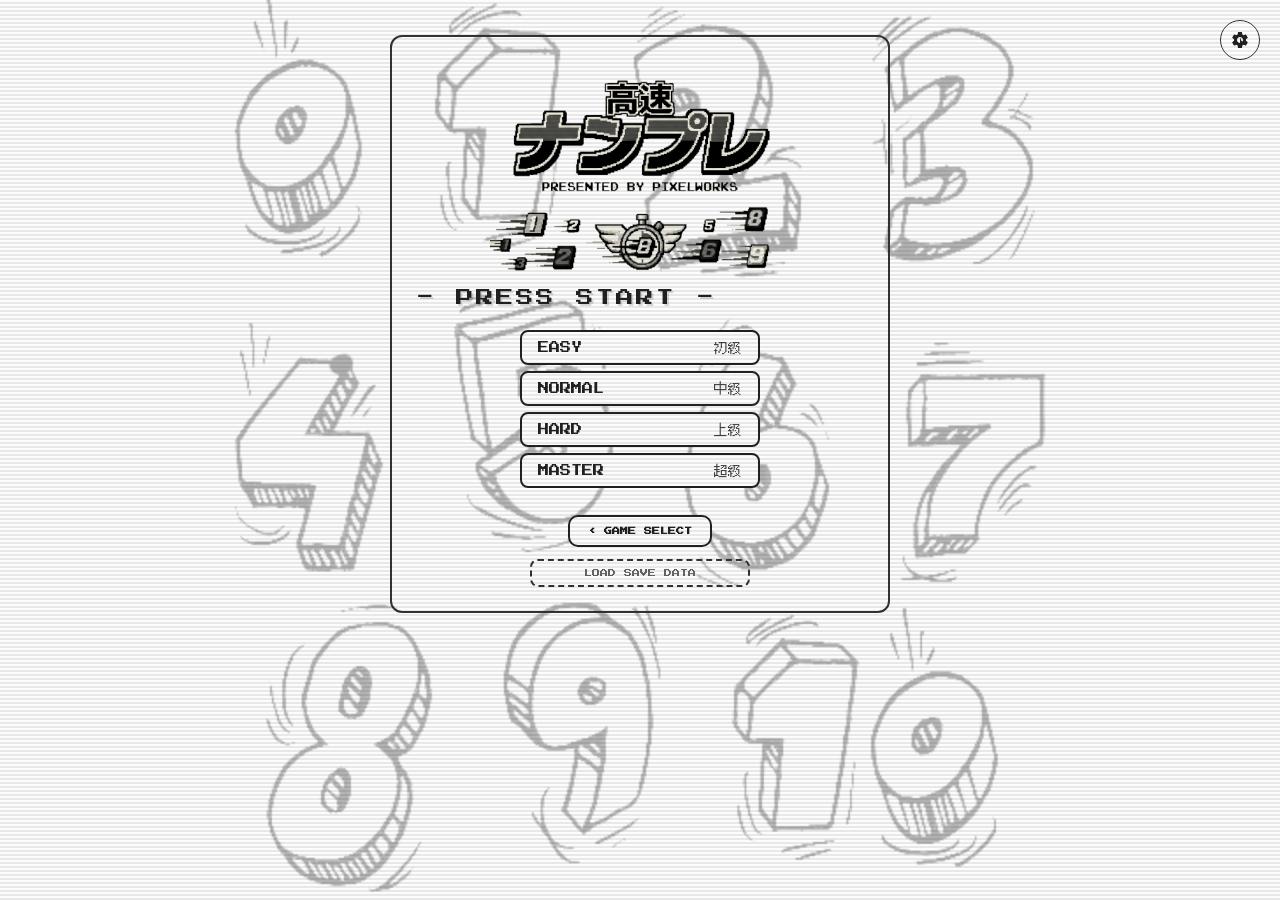
<file: sudoku.html>
<!DOCTYPE html>
<html lang="ja">
<head>
    <meta charset="UTF-8">
    <meta name="viewport" content="width=device-width, initial-scale=1.0, maximum-scale=1.0, user-scalable=no">
    <title>高速ナンプレ</title>

    <link href="https://fonts.googleapis.com/css2?family=VT323&display=swap" rel="stylesheet">
    <style>
        @font-face {
            font-family: 'Nosutaru-dotMPlusH-10-Regular';
            src: url('./Nosutaru-dotMPlusH-10-Regular.ttf') format('truetype');
        }
    </style>
    <link href="https://fonts.googleapis.com/css2?family=VT323&display=swap" rel="stylesheet">
    <!-- 🟢 ここを追加：Press Start 2P フォントの読み込み -->
    <link rel="preconnect" href="https://fonts.googleapis.com">
    <link rel="preconnect" href="https://fonts.gstatic.com" crossorigin>
    <link href="https://fonts.googleapis.com/css2?family=Press+Start+2P&family=Orbitron:wght@700;900&display=swap" rel="stylesheet">
 <!--   <link rel="stylesheet" href="sudoku.css">  -->
    <!-- 1. 変数定義 -->
    <link rel="stylesheet" href="css-sudoku/01-sudoku-variables.css">
    <!-- 2. レイアウト & 全体背景色（ここで色が塗られます） -->
    <link rel="stylesheet" href="css-sudoku/02-sudoku-layout.css">
    <!-- 3. メニューUI & タイトル画像サイズ制限 -->
    <link rel="stylesheet" href="css-sudoku/03-sudoku-menu.css">
    <!-- 4. 盤面・セル -->
    <link rel="stylesheet" href="css-sudoku/04-sudoku-board.css">
    <!-- 5. キーパッド -->
    <link rel="stylesheet" href="css-sudoku/05-sudoku-keypad.css">
    <!-- 6. モーダル・設定画面 -->
    <link rel="stylesheet" href="css-sudoku/06-sudoku-modal.css">
</head>
<body>
<!-- 🟢 ここを追加：CRT走査線エフェクト overlay -->
  <div id="crt-overlay"></div>
    <div id="menu-screen" class="screen-container">
        <button class="settings-btn" onclick="openSettingsModal()" title="設定" aria-label="設定">
            <svg viewBox="0 0 24 24">
                <path d="M19.14 12.94c.04-.3.06-.61.06-.94 0-.32-.02-.64-.07-.94l2.03-1.58c.18-.14.23-.41.12-.61l-1.92-3.32c-.12-.22-.37-.29-.59-.22l-2.39.96c-.5-.38-1.03-.7-1.62-.94l-.36-2.54c-.04-.24-.24-.41-.48-.41h-3.84c-.24 0-.43.17-.47.41l-.36 2.54c-.59.24-1.13.57-1.62.94l-2.39-.96c-.22-.08-.47 0-.59.22L2.74 8.87c-.12.21-.08.47.12.61l2.03 1.58c-.05.3-.09.63-.09.94s.02.64.07.94l-2.03 1.58c-.18.14-.23.41-.12.61l1.92 3.32c.12.22.37.29.59.22l2.39-.96c.5.38 1.03.7 1.62.94l.36 2.54c.05.24.24.41.48.41h3.84c.24 0 .44-.17.47-.41l.36-2.54c.59-.24 1.13-.56 1.62-.94l2.39.96c.22.08.47 0 .59-.22l1.92-3.32c.12-.22.07-.47-.12-.61l-2.01-1.58zM12 15.6c-1.98 0-3.6-1.62-3.6-3.6s1.62-3.6 3.6-3.6 3.6 1.62 3.6 3.6-1.62 3.6-3.6-3.6z"/>
            </svg>
        </button>
        <h1 class="menu-title">
            <img src="title-nanpure-light.png" alt="高速ナンプレ" class="title-image">
        </h1>
        <div class="retro-start-text">- PRESS START -</div>
        <div class="menu-difficulty-list">
            <button class="btn-menu" onclick="handleMenuGenerate('easy')">
                <span class="en">EASY</span> <span class="jp">初級</span>
            </button>
            <button class="btn-menu" onclick="handleMenuGenerate('normal')">
                <span class="en">NORMAL</span> <span class="jp">中級</span>
            </button>
            <button class="btn-menu" onclick="handleMenuGenerate('hard')">
                <span class="en">HARD</span> <span class="jp">上級</span>
            </button>
            <button class="btn-menu" onclick="handleMenuGenerate('expert')">
                <span class="en">MASTER</span> <span class="jp">超級</span>
            </button>
        </div>
         <!-- 🟢 ハブに戻るボタンを追加 -->
    <div style="margin-top: 15px; text-align: center;">
      <button class="back-btn" onclick="backToHubFromDifficulty()">‹ GAME SELECT</button>
    </div>
        <button class="btn-menu-load-trigger" onclick="openLoadModal()">LOAD SAVE DATA</button>
    </div>

    <div id="game-screen" class="screen-container" style="display: none;">
        <button class="settings-btn" onclick="openSettingsModal()" title="設定" aria-label="設定">
            <svg viewBox="0 0 24 24">
                <path d="M19.14 12.94c.04-.3.06-.61.06-.94 0-.32-.02-.64-.07-.94l2.03-1.58c.18-.14.23-.41.12-.61l-1.92-3.32c-.12-.22-.37-.29-.59-.22l-2.39.96c-.5-.38-1.03-.7-1.62-.94l-.36-2.54c-.04-.24-.24-.41-.48-.41h-3.84c-.24 0-.43.17-.47.41l-.36 2.54c-.59.24-1.13.57-1.62.94l-2.39-.96c-.22-.08-.47 0-.59.22L2.74 8.87c-.12.21-.08.47.12.61l2.03 1.58c-.05.3-.09.63-.09.94s.02.64.07.94l-2.03 1.58c-.18.14-.23.41-.12.61l1.92 3.32c.12.22.37.29.59.22l2.39-.96c.5.38 1.03.7 1.62.94l.36 2.54c.05.24.24.41.48.41h3.84c.24 0 .44-.17.47-.41l.36-2.54c.59-.24 1.13-.56 1.62-.94l2.39.96c.22.08.47 0 .59-.22l1.92-3.32c.12-.22.07-.47-.12-.61l-2.01-1.58zM12 15.6c-1.98 0-3.6-1.62-3.6-3.6s1.62-3.6 3.6-3.6 3.6 1.62 3.6 3.6-1.62 3.6-3.6-3.6z"/>
            </svg>
        </button>
        
        <div class="status-bar">
            <div class="status-row-top">
                <span id="status-difficulty" class="badge">中級</span>
                <span id="status-timer">⏱ 00:00</span>
                <span id="status-score">SCORE: 0</span>
            </div>
            <div class="status-row-bottom">
                <span id="status-miss">MISS: 0</span>
                <span id="status-combo">0 COMBO</span>
            </div>
        </div>

        <div class="grid-wrapper">
            <div class="grid" id="sudoku-grid"></div>
        </div>

        <div class="error-message" id="error-text"></div>

        <div class="keypad-container" id="num-pad-area">
            
            <div class="left-pad-area">
                <div class="memo-pad">
                    <div class="pad-title">MEMO</div>
                    <button class="btn-memo-num" onclick="pressMemoNumber(1)">1</button>
                    <button class="btn-memo-num" onclick="pressMemoNumber(2)">2</button>
                    <button class="btn-memo-num" onclick="pressMemoNumber(3)">3</button>
                    <button class="btn-memo-num" onclick="pressMemoNumber(4)">4</button>
                    <button class="btn-memo-num" onclick="pressMemoNumber(5)">5</button>
                    <button class="btn-memo-num" onclick="pressMemoNumber(6)">6</button>
                    <button class="btn-memo-num" onclick="pressMemoNumber(7)">7</button>
                    <button class="btn-memo-num" onclick="pressMemoNumber(8)">8</button>
                    <button class="btn-memo-num" onclick="pressMemoNumber(9)">9</button>
                </div>
                
                <button class="btn-hint" onclick="triggerHint()">HINT</button>
            </div>

            <div class="main-pad">
                <div class="pad-title">INPUT</div>
                <button class="num-btn" id="btn-num-1" onclick="pressMainNumber(1)">1<span class="num-count" id="count-1">0/9</span></button>
                <button class="num-btn" id="btn-num-2" onclick="pressMainNumber(2)">2<span class="num-count" id="count-2">0/9</span></button>
                <button class="num-btn" id="btn-num-3" onclick="pressMainNumber(3)">3<span class="num-count" id="count-3">0/9</span></button>
                <button class="num-btn" id="btn-num-4" onclick="pressMainNumber(4)">4<span class="num-count" id="count-4">0/9</span></button>
                <button class="num-btn" id="btn-num-5" onclick="pressMainNumber(5)">5<span class="num-count" id="count-5">0/9</span></button>
                <button class="num-btn" id="btn-num-6" onclick="pressMainNumber(6)">6<span class="num-count" id="count-6">0/9</span></button>
                <button class="num-btn" id="btn-num-7" onclick="pressMainNumber(7)">7<span class="num-count" id="count-7">0/9</span></button>
                <button class="num-btn" id="btn-num-8" onclick="pressMainNumber(8)">8<span class="num-count" id="count-8">0/9</span></button>
                <button class="num-btn" id="btn-num-9" onclick="pressMainNumber(9)">9<span class="num-count" id="count-9">0/9</span></button>
            </div>

        </div>
    </div>

    <div class="modal-overlay" id="settings-modal">
        <div class="modal-content">
            <div class="modal-title">SETTINGS</div>

            <div class="setting-item" id="setting-item-mode">
                <div class="setting-label">プレイモード</div>
                <div class="mode-select-buttons">
                    <button id="btn-mode-blind" class="btn-setting-action active" onclick="setJudgeMode('blind')">ブラインド</button>
                    <button id="btn-mode-assist" class="btn-setting-action" onclick="setJudgeMode('normal')">ノーマル</button>
                </div>
            </div>

            

            <div id="game-actions-area" style="display: none; border-top: 1px solid var(--border); margin-top: 15px; padding-top: 15px; flex-direction: column; gap: 8px;">
                <button class="btn-setting-action" style="border-color: var(--primary); color: var(--primary);" onclick="triggerSave()">この問題を保存する</button>
                <button class="btn-setting-action" onclick="triggerReset()">最初から解き直す</button>
                <button class="btn-setting-action" style="border-color: var(--error); color: var(--error);" onclick="triggerQuit()">メニューに戻る</button>
            </div>

            <button class="btn-modal-close" onclick="closeSettingsModal()">閉じる</button>
        </div>
    </div>

    <div class="modal-overlay" id="load-modal">
        <div class="modal-content">
            <div class="modal-title">SAVE DATA</div>
            <div class="save-list" id="modal-save-list"></div>
            <button class="btn-modal-close secondary" onclick="closeLoadModal()">閉じる</button>
        </div>
    </div>

    
    <script src="js-sudoku/01-sudoku-config.js"></script>
    <script src="js-sudoku/02-sudoku-generator.js"></script>
    <script src="js-sudoku/03-sudoku-state.js"></script>
    <script src="js-sudoku/04-sudoku-render.js"></script>
    <script src="js-sudoku/05-sudoku-events.js"></script>
    <script src="js-sudoku/06-sudoku-app.js"></script>

</body>
</html>
</file>
<file: style.css>
/* タイトル用フォントの読み込み設定 */
@font-face {
  font-family: 'TitleFont'; /* わかりやすいフォント名を設定 */
  src: url('Nosutaru-dotMPlusH-10-Regular.ttf') format('truetype'); /* ← 実際のファイル名に変更 */
  font-weight: normal;
  font-style: normal;
  font-display: swap;
}

/* =========================================
   モノクロ設定 & イラスト背景最適化
   ========================================= */
:root {
  --bg-color: #fcfcfc;
  --panel-bg: rgba(255, 255, 255, 0.92);
  --text-color: #222222;
  --sub-text-color: #666666;
  --border-color: #333333;
  --hover-bg: rgba(0, 0, 0, 0.05);
}

body[data-theme="dark"] {
  --bg-color: #121212;
  --panel-bg: rgba(30, 30, 30, 0.92);
  --text-color: #ffffff;
  --sub-text-color: #aaaaaa;
  --border-color: #cccccc;
  --hover-bg: rgba(255, 255, 255, 0.1);
}

* {
  box-sizing: border-box;
  margin: 0;
  padding: 0;
  font-family: 'Courier New', Courier, monospace, sans-serif;
}

body {
  background-color: var(--bg-color);
  background-image: url("title-bg.gif"); 
  background-size: contain;
  background-position: center top;
  background-repeat: no-repeat;
  
  color: var(--text-color);
  min-height: 100vh;
  padding: 20px;
  display: flex;
  justify-content: center;
  align-items: flex-start; 
  transition: background-color 0.2s, color 0.2s;
  position: relative;
}

/* --- 外枠（container）の設定 --- */
.container {
  width: 100%;
  max-width: 500px;
  position: relative;
  z-index: 1;
  border: 2px solid var(--border-color);
  border-radius: 12px;
  padding: 24px;
  margin-top: 15px; 
  transition: background-color 0.3s;
}

body:has(#screen-title.active) .container {
  background: transparent;
  box-shadow: none;
}

body:has(#screen-select.active) .container {
  background: var(--panel-bg);
  backdrop-filter: blur(8px);
  -webkit-backdrop-filter: blur(8px);
  box-shadow: 0 12px 40px rgba(0, 0, 0, 0.15);
}

/* --- 右上設定ボタン --- */
.settings-btn {
  position: fixed;
  top: 20px;
  right: 20px;
  background: rgba(255, 255, 255, 0.8);
  border: 1px solid #ccc;
  border-radius: 50%;
  color: #333;
  cursor: pointer;
  width: 40px;
  height: 40px;
  display: flex;
  align-items: center;
  justify-content: center;
  transition: opacity 0.2s, transform 0.3s ease, background 0.2s;
  z-index: 10;
  box-shadow: 0 2px 8px rgba(0,0,0,0.1);
}

body[data-theme="dark"] .settings-btn {
  background: rgba(30, 30, 30, 0.8);
  border-color: #555;
  color: #fff;
}

.settings-btn:hover {
  transform: rotate(60deg);
}

.settings-btn svg {
  width: 20px;
  height: 20px;
  fill: currentColor;
}

/* 画面切り替えアニメーション */
.screen {
  display: none;
  animation: fadeIn 0.25s ease-in-out;
}

.screen.active {
  display: block;
}

@keyframes fadeIn {
  from { opacity: 0; transform: translateY(4px); }
  to { opacity: 1; transform: translateY(0); }
}

/* --- 1. タイトル画面（レトロスタートUI） --- */
#screen-title {
  text-align: center;
  padding-top: 46vh; 
  padding-bottom: 20px;
}

.retro-start-wrapper {
  display: flex;
  flex-direction: column;
  align-items: center;
  cursor: pointer;
  user-select: none;
  transition: transform 0.1s;
}

.retro-start-wrapper:active {
  transform: scale(0.96);
}

.retro-start-text {
  font-family: 'Press Start 2P', monospace;
  font-size: 1.1rem;
  color: var(--text-color);
  letter-spacing: 2px;
  text-shadow: 2px 2px 0px rgba(0,0,0,0.15);
  animation: retroBlink 1.0s steps(1) infinite;
  margin-bottom: 12px;
}

@keyframes retroBlink {
  0%, 100% { opacity: 1; }
  50% { opacity: 0; }
}

.retro-start-btn {
  display: inline-flex;
  align-items: center;
  justify-content: center;
  gap: 10px;
  font-family: 'Press Start 2P', monospace;
  font-size: 0.85rem;
  background: #111111;
  color: #ffffff;
  padding: 14px 28px;
  border: 3px solid #111111;
  border-radius: 4px;
  cursor: pointer;
  box-shadow: 0 6px 0px #555555, 0 8px 12px rgba(0, 0, 0, 0.3);
  position: relative;
  top: 0;
  transition: all 0.1s ease;
}

body[data-theme="dark"] .retro-start-btn {
  background: #ffffff;
  color: #111111;
  border-color: #ffffff;
  box-shadow: 0 6px 0px #888888, 0 8px 12px rgba(0, 0, 0, 0.5);
}

.retro-start-btn:hover {
  top: 2px;
  box-shadow: 0 4px 0px #555555, 0 5px 8px rgba(0, 0, 0, 0.3);
}

.retro-start-btn:active {
  top: 6px;
  box-shadow: 0 0px 0px #555555, 0 2px 4px rgba(0, 0, 0, 0.3);
}

/* --- 2. ゲーム選択画面 --- */
h2 {
  font-family: 'Press Start 2P', monospace;
  font-size: 1rem;
  text-align: center;
  margin-bottom: 24px;
  color: var(--text-color);
  letter-spacing: 1px;
}

.game-grid {
  display: grid;
  grid-template-columns: repeat(auto-fit, minmax(130px, 1fr));
  gap: 16px;
  margin-bottom: 24px;
}

/* --- ゲームカード全体の配置レイアウト --- */
.game-card {
  background: rgba(0, 0, 0, 0.03);
  border: 2px solid var(--border-color);
  border-radius: 6px;
  padding: 4px 4px 8px 4px; /* 上下の無駄な余白をギリギリまで削る */
  text-align: center;
  cursor: pointer;
  transition: border-color 0.2s, background-color 0.2s, transform 0.1s;
  
  display: flex;
  flex-direction: column;
  justify-content: space-between;
  align-items: center;
  min-height: 150px;       /* 140px → 150px にほんの少しだけ広げて画像域を確保 */
  overflow: hidden;        /* はみ出し防止 */
}

body[data-theme="dark"] .game-card {
  background: rgba(255, 255, 255, 0.03);
}

.game-card:hover:not(.locked) {
  border-color: var(--text-color);
  background: var(--hover-bg);
  transform: translateY(-2px);
}

.game-card.locked {
  opacity: 0.35;
  cursor: not-allowed;
}

/* --- 画像アイコン（限界突破サイズ） --- */
.game-card-img {
  width: 100%;
  max-width: 120px;        /* 最大幅を 90px → 120px に拡大 */
  height: auto;
  max-height: 110px;       /* 最大高さを 85px → 110px に大幅拡大 */
  object-fit: contain;
  flex: 1;
  margin-bottom: 2px;
}

/* 絵文字アイコン（他のゲーム用） */
.game-card .icon {
  font-size: 3.2rem;
  flex: 1;
  display: flex;
  align-items: center;
}

/* --- 下部のテキストグループ --- */
.card-text-group {
  display: flex;
  align-items: center;
  justify-content: center;
  gap: 3px;
  width: 100%;
  margin-top: auto;
}

/* --- タイトル文字 --- */
.game-card .name {
  font-weight: bold;
  font-size: 0.7rem;      /* 画像を優先するため文字サイズをほんの少しキュッと絞る */
  line-height: 1;
  white-space: nowrap;
}

/* --- 極小タグ（PUZZLEなど） --- */
.game-card .tag {
  display: inline-block;
  font-family: 'Press Start 2P', monospace;
  font-size: 0.28rem;
  padding: 1px 2px;
  border: 1px solid var(--border-color);
  color: var(--sub-text-color);
  border-radius: 2px;
  transform: scale(0.75);
  white-space: nowrap;
}





.back-btn {
  font-family: 'Press Start 2P', monospace;
  font-size: 0.7rem;
  background: transparent;
  border: 2px solid var(--border-color);
  color: var(--text-color);
  padding: 10px 18px;
  border-radius: 4px;
  cursor: pointer;
  transition: background-color 0.2s;
}

.back-btn:hover {
  background: var(--hover-bg);
}

/* --- 設定モーダル --- */
.modal-overlay {
  display: none;
  position: fixed;
  top: 0; left: 0; width: 100vw; height: 100vh;
  background: rgba(0, 0, 0, 0.6);
  z-index: 100;
  justify-content: center;
  align-items: center;
  animation: fadeIn 0.2s ease-in-out;
}

.modal-overlay.active {
  display: flex;
}

.modal-content {
  background: var(--panel-bg);
  backdrop-filter: blur(10px);
  -webkit-backdrop-filter: blur(10px);
  border: 2px solid var(--border-color);
  border-radius: 8px;
  width: 90%;
  max-width: 360px;
  padding: 24px;
  box-shadow: 0 10px 30px rgba(0,0,0,0.2);
}

.modal-header {
  display: flex;
  justify-content: space-between;
  align-items: center;
  margin-bottom: 20px;
  border-bottom: 1px solid var(--border-color);
  padding-bottom: 10px;
}

.modal-header h3 {
  font-family: 'Press Start 2P', monospace;
  font-size: 0.9rem;
  color: var(--text-color);
}

.close-btn {
  background: transparent;
  border: none;
  color: var(--text-color);
  font-size: 1.4rem;
  cursor: pointer;
  opacity: 0.6;
}

.setting-item {
  display: flex;
  justify-content: space-between;
  align-items: center;
  margin-bottom: 16px;
  font-size: 0.9rem;
}

.setting-item select {
  padding: 4px 8px;
  background: var(--bg-color);
  color: var(--text-color);
  border: 1px solid var(--border-color);
  border-radius: 4px;
}

.danger-zone {
  margin-top: 24px;
  padding: 10px 14px;
  border: 1px dashed var(--border-color);
  border-radius: 4px;
  display: flex;
  justify-content: space-between;
  align-items: center;
  cursor: pointer;
}

.danger-zone:hover {
  background: var(--hover-bg);
}

.danger-zone .label {
  color: var(--text-color);
  font-weight: bold;
  font-size: 0.85rem;
}

.danger-zone .desc {
  font-size: 0.7rem;
  color: var(--sub-text-color);
  margin-top: 2px;
}

/* レトロ走査線エフェクト */
#crt-overlay {
  position: fixed;
  top: 0; left: 0; width: 100vw; height: 100vh;
  pointer-events: none;
  z-index: 999;
  background: linear-gradient(rgba(18, 16, 16, 0) 50%, rgba(0, 0, 0, 0.08) 50%);
  background-size: 100% 4px;
}
/* SELECT画面の「ゲームタイトル」部分だけフォント変更 */
.game-card .name {
  font-family: 'TitleFont', sans-serif; /* 1で設定したフォント名 */
}
</file>
<file: sudoku.css>
/* ======================================================
   🔤 カスタムフォント
   ======================================================= */
@font-face {
    font-family: 'NosutaruDot';
    src: url('./Nosutaru-dotMPlusH-10-Regular.ttf') format('truetype');
    font-weight: normal;
    font-style: normal;
}

/* =======================================================
   🎨 テーマ設定（ダーク / ライト）
   ======================================================= */
:root {
  --bg-color: #fcfcfc;
  --bg-color-sub: #7d7d7d; 
  --card-bg: rgba(255, 255, 255, 0.92);
  --card-bg-sub: rgba(245, 245, 245, 0.92);
  --text-main: #222222; /* 反対色 */
  --text-main-clear: rgba(34, 34, 34, 0.92);
  --text-muted: #666666;
  --border: #333333;
  --primary: #111111;
  --error: #ef4444;
  --radius: 8px;
  --shadow: 0 4px 6px -1px rgba(0, 0, 0, 0.1);
  --hover-bg: rgba(0, 0, 0, 0.05);
}

[data-theme="dark"] {
  --bg-color: #121212;
  --bg-color-sub: #828282;
  --card-bg: rgba(30, 30, 30, 0.92);
  --card-bg-sub: rgba(40, 40, 40, 0.92);
  --text-main: #ffffff; /* 反対色 */
  --text-main-clear: rgba(255, 255, 255, 0.92);
  --text-muted: #666666;
  --border: #cccccc;
  --primary: #111111;
  --error: #ef4444;
  --radius: 8px;
  --shadow: 0 4px 6px -1px rgba(0, 0, 0, 0.3);
  --hover-bg: rgba(255, 255, 255, 0.1);
}

/* リセット & 基本設定 */
* {
    box-sizing: border-box;
    margin: 0;
    padding: 0;
    -webkit-tap-highlight-color: transparent;
}

body, button, input, select, textarea {
    font-family: 'Courier New', Courier, monospace, sans-serif;
}

/* ===================================================
   背景画像 & 枠の透過設定（完全決定版）
   =================================================== */

/* 1. bodyの基本設定 */
body {
    background-color: var(--bg-color);
    color: var(--text-main);
    min-height: 100vh;
    padding: 20px;
    display: flex;
    justify-content: center;
    align-items: flex-start;
    position: relative;
    z-index: 0;
}

/* 2. 背景画像を最背面に固定配置 */
body::before {
    content: "";
    position: fixed;
    top: 0;
    left: 0;
    width: 100vw;
    height: 100vh;
    background-size: contain;
    background-position: center top;
    background-repeat: no-repeat;
    pointer-events: none;
    z-index: -1; /* 👈 絶対に一番後ろに配置 */
}

/* 3. ライトモード時の背景画像（黒線） */
body:not([data-theme="dark"])::before,
[data-theme="light"] body::before {
    background-image: url("sudoku-icon.png");
    opacity: 0.3;
}

/* 4. ダークモード時の背景画像（白線） */
[data-theme="dark"] body::before,
body[data-theme="dark"]::before {
    background-image: url("sudoku-icon-white.png");
    opacity: 0.6;
}

/* 5. 枠（container）を透過させて背景画像を見せる設定 */
.container, .screen-container {
    position: relative;
    z-index: 1;
    background-color: rgba(255, 255, 255, 0.8) !important;
    backdrop-filter: blur(8px);
    -webkit-backdrop-filter: blur(8px);
}

[data-theme="dark"] .container,
[data-theme="dark"] .screen-container {
    background-color: rgba(18, 18, 18, 0.8) !important;
}


/* =======================================================
   📱 レイアウト & メニュー画面
   ======================================================= */
.screen-container, .container {
    width: 100%;
    max-width: 500px;
    position: relative;
    z-index: 1;
    border: 2px solid var(--border);
    border-radius: 12px;
    padding: 24px;
    margin-top: 15px;
    transition: background-color 0.3s;
    display: flex;
    flex-direction: column;
    gap: 12px;
}

body:has(#screen-title.active) .container {
  background: transparent;
  box-shadow: none;
}

body:has(#screen-select.active) .container {
  background: var(--card-bg);
  backdrop-filter: blur(8px);
  -webkit-backdrop-filter: blur(8px);
  box-shadow: 0 12px 40px rgba(0, 0, 0, 0.15);
}

/* =======================================================
   🎮 共通レトロスタイル
   ======================================================= */
/* 英語ドットフォントを使う要素を統合 */
.btn-menu, .btn-menu-load-trigger, .back-btn, .retro-start-text, .pause-title, .clear-title, #clear-time-text, .new-record, .modal-btn {
    font-family: 'Press Start 2P', monospace !important;
}

/* ホバー時に反転する丸みボタンの共通化 */
.btn-menu, .back-btn, .modal-btn {
    background: var(--bg-color) !important;
    border: 2px solid var(--text-main) !important;
    color: var(--text-main) !important;
    cursor: pointer;
    transition: all 0.2s ease !important;
    border-radius: 20px !important;
}

.btn-menu:hover, .btn-menu:active, .btn-menu:focus,
.back-btn:hover, .back-btn:active,
.modal-btn:hover, .modal-btn:active {
    background: var(--text-main) !important;
    color: var(--bg-color) !important;
}

/* 点滅アニメーション共通 */
.retro-start-text, .clear-title, .new-record {
    animation: retroBlink 1.0s steps(1) infinite;
}

@keyframes retroBlink {
    0%, 100% { opacity: 1; }
    50% { opacity: 0; }
}

/* メニュータイトル */
.menu-title, h2 {
    font-family: 'Press Start 2P', monospace;
    font-size: 1.8rem;
    text-align: center;
    margin-top: 15px;
    color: var(--text-main);
    letter-spacing: 1px;
}

/* 難易度選択ボタン */
.menu-difficulty-list {
    display: flex;
    flex-direction: column;
    gap: 6px;
    width: 100%;
    max-width: 280px;
    margin: 0 auto;
    margin-top: 0px;
}

.btn-menu {
    font-size: 0.7rem !important;
    display: flex !important;
    justify-content: space-between !important;
    align-items: center !important;
    width: 100%;
    padding: 8px 16px !important;
    border-radius: 8px !important;
    position: relative;
}

.btn-menu .jp {
    font-family: 'NosutaruDot', 'Courier New', monospace, sans-serif !important;
    font-size: 0.85rem;
    opacity: 0.85;
}

.btn-menu::before {
    content: "▶";
    position: absolute;
    left: -18px;
    opacity: 0;
    color: var(--text-main);
    font-size: 0.75rem;
    transition: opacity 0.15s ease, transform 0.15s ease;
    pointer-events: none;
}

.btn-menu:hover::before, .btn-menu:focus::before, .btn-menu:active::before {
    opacity: 1;
    animation: cursorBlink 0.6s infinite alternate;
}

@keyframes cursorBlink {
    0% { transform: translateX(0); }
    100% { transform: translateX(4px); }
}

/* ロードボタン */
.btn-menu-load-trigger {
    font-size: 0.5rem !important;
    width: 100%;
    max-width: 220px;
    margin: 0px auto 0;
    padding: 8px 12px;
    background: transparent !important;
    border: 2px dashed var(--border) !important;
    color: var(--text-muted) !important;
    border-radius: 8px !important;
    cursor: pointer;
    text-align: center;
}

.btn-menu-load-trigger:hover, .btn-menu-load-trigger:active {
    border-color: var(--text-main) !important;
    color: var(--text-main) !important;
    background: var(--hover-bg) !important;
}

/* 戻るボタン */
.back-btn {
    border-radius: 10px;
    font-size: 0.5rem !important;
    font-weight: 700;
    padding: 10px 18px;
    margin-top: 0px;
}

/* =======================================================
   📊 ステータス & 盤面（数独）
   ======================================================= */
.status-bar {
    display: flex;
    flex-direction: column;
    gap: 4px;
    font-size: 0.85rem;
    font-weight: 600;
    background: var(--card-bg);
    padding: 8px 12px;
    border-radius: 12px;
    border: 2px solid var(--border);
    color: var(--text-main);
    font-family: 'Press Start 2P', monospace;  /* ← 追加 */
    font-size: 0.6rem;
}

.status-row-top, .status-row-bottom {
    display: flex;
    justify-content: space-between;
    align-items: center;
    font-family: 'Press Start 2P', monospace;  /* ← 追加 */
    font-size: 0.55rem;
}

.badge {
    background: var(--primary);
    color: #ffffff;
    padding: 2px 8px;
    border-radius: 4px;
    font-size: 0.5rem;                         /* ← font-sizeを変更 */
    font-family: 'Press Start 2P', monospace;  /* ← 追加 */
}

.grid-wrapper {
    position: relative;
    width: 100%;
    aspect-ratio: 1 / 1;
    background: var(--card-bg);
    border-radius: 12px;
    box-shadow: var(--shadow);
    padding: 2px;
    border: 2px solid var(--border);
}

.grid {
    display: grid;
    grid-template-columns: repeat(9, 1fr);
    grid-template-rows: repeat(9, 1fr);
    width: 100%; height: 100%;
    background: var(--bg-color-sub);
    gap: 1px;
    border: 3.5px solid var(--text-main);
}

.cell {
    background: var(--bg-color-sub);
    color: var(--text-main);
    display: flex;
    justify-content: center;
    align-items: center;
    font-size: 1.4rem;
    /* 🟢 セル内の数字を Orbitron に変更 */
    font-family: 'Orbitron', sans-serif;
    font-weight: 900;
    
    position: relative;
    cursor: pointer;
    user-select: none;
}

.cell[data-col="2"], .cell[data-col="5"] { border-right: 2px solid var(--border); }
.cell[data-row="2"], .cell[data-row="5"] { border-bottom: 2px solid var(--border); }

.cell.cell.fixed,
.cell.fixed .cell-value {
    color: #FFFFFF !important;
  -webkit-text-stroke: 2px #6200EE;
  paint-order: stroke fill;
}
.cell.user-input { color: var(--primary); }
.cell.selected { color: var(--bg-color); }
.cell.highlight-cross { color: var(--text-main); }
.cell.same-number { color: var(--bg-color-sub); }

/* --- 内枠（十字ハイライト・選択枠 Strong Bounce） --- */
.cell::before {
    content: '';
    position: absolute;
    top: 4px;
    left: 4px;
    right: 4px;
    bottom: 4px;
    border: 2px solid transparent;
    border-radius: 4px;
    pointer-events: none;
    z-index: 1;

    /* 初期状態：縮小して透明 */
    transform: scale(0.2);
    opacity: 0;

    /* 強めの跳ね返り（1.6）を設定 */
    transition: transform 0.28s cubic-bezier(0.175, 0.885, 0.32, 1.6),
                border-color 0.15s ease,
                opacity 0.15s ease,
                box-shadow 0.15s ease;
    transition-delay: var(--delay, 0ms);
}

/* 選択セルの内枠（選択自体は即座に表示） */
.cell.selected::before {
    top: 1px;
    left: 1px;
    right: 1px;
    bottom: 1px;
    border: 4px solid var(--primary, #0078ff) !important;
    transform: scale(1) !important;
    opacity: 1 !important;
    transition-delay: 0ms !important;
}

/* --- 同じ数字マス（.same-number）にも波状効果をつける場合 --- */
.cell.same-number {
    transition: background-color 0.2s ease, box-shadow 0.2s ease;
    transition-delay: var(--delay, 0ms);
    /* keyframes アニメーションを使用している場合は以下を有効化 */
    /* animation-delay: var(--delay, 0ms); */
}


/* --- 数字の入力・消去アニメーション --- */
/* ==============================================
   数字の入力・消去アニメーション
   ============================================== */

/* 数字入力時（数字専用キーフレーム numberPopIn を使用） */
.cell-value.pop-in {
    animation: numberPopIn 0.35s cubic-bezier(0.175, 0.885, 0.32, 1.4) forwards;
}

/* 数字消去時 */
.cell-value.pop-out {
    animation: popOut 0.3s ease-in forwards;
}

/* 1. 数字入力用キーフレーム */
@keyframes numberPopIn {
    0% {
        opacity: 0;
        transform: scale(0.3);
    }
    60% {
        opacity: 1;
        transform: scale(1.35); /* マスからはみ出さない絶妙なサイズ */
    }
    85% {
        transform: scale(0.92);
    }
    100% {
        opacity: 1;
        transform: scale(1);
    }
}

/* 2. 数字消去用キーフレーム */
@keyframes popOut {
    0% {
        opacity: 1;
        transform: scale(1);
    }
    100% {
        opacity: 0;
        transform: scale(0.2);
    }
}


/* ==============================================
   2. ハイライト・ウェーブ用（ダイナミック演出）
   ============================================== */

/* 十字ハイライト枠にド派手なアニメーションを設定 */
.cell.highlight-cross::before {
    border-color: rgba(0, 120, 255, 0.6) !important;
    animation: highlightPopIn 0.6s cubic-bezier(0.175, 0.885, 0.32, 1.8) forwards;
    animation-delay: var(--delay, 0ms); /* 波状に広がる遅延を維持 */
}

/* ご希望の強烈なポップインキーフレーム */
@keyframes highlightPopIn {
    0% {
        opacity: 0;
        transform: scale(0.1);
    }
    50% {
        opacity: 1;
        transform: scale(2.3); /* 👈 盤面からはみ出す勢いで極大化 */
    }
    75% {
        transform: scale(0.75); /* 👈 ぐっと強く縮む反動 */
    }
    90% {
        transform: scale(1.15); /* 👈 軽くもう一度跳ねる */
    }
    100% {
        opacity: 1;
        transform: scale(1);
    }
}


/* メモ（下書き） */
.memo-grid {
    position: absolute; top: 0; left: 0;
    width: 100%; height: 100%;
    display: grid;
    grid-template-columns: repeat(3, 1fr);
    grid-template-rows: repeat(3, 1fr);
    padding: 1px; z-index: 1;
}

.memo-digit {
    font-size: 0.55rem;
    font-weight: 500;
    color: var(--text-muted);
    display: flex; justify-content: center; align-items: center;
}

.memo-digit.highlight-memo {
    color: var(--primary);
    font-weight: 800;
    background: var(--hover-bg);
    border-radius: 2px;
}

.error-message {
    font-size: 0.85rem;
    color: var(--error);
    text-align: center;
    min-height: 1.2rem;
    font-weight: 600;
}

/* =======================================================
   ⌨️ キーパッド
   ======================================================= */
.keypad-container {
    display: flex !important;
    gap: 8px; width: 100%;
}

.left-pad-area {
    flex: 2; display: flex; flex-direction: column; gap: 8px;
}

.main-pad, .memo-pad {
    background: var(--card-bg);
    padding: 6px;
    border-radius: 12px;
    border: 2px solid var(--border);
    display: grid !important;
    grid-template-columns: repeat(3, 1fr);
    grid-template-rows: repeat(3, 1fr);
    gap: 1px;
    position: relative;
    aspect-ratio: 1 / 1;
}

.main-pad { flex: 3; }
.memo-pad { width: 100%; }

.btn-hint {
    width: 100%;
    background: var(--card-bg);
    border: 2px solid var(--border);
    color: var(--text-main);
    font-weight: 700;
    font-size: 0.95rem;
    border-radius: 12px;
    cursor: pointer;
    text-align: center;
    transition: all 0.2s ease;
    display: flex;                 /* ← 追加：中身を中央寄せ */
    align-items: center;           /* ← 追加：縦中央 */
    justify-content: center;
    height: 24px;
}

.btn-hint:hover, .btn-hint:active {
    background: var(--text-main);
    color: var(--bg-color);
}

.pad-title {
    position: absolute;
    top: -10px; left: 8px;
    font-size: 0.6rem; font-weight: 800;
    background: var(--text-muted);
    color: var(--card-bg);
    padding: 1px 5px;
    border-radius: 3px; z-index: 10;
}

.btn-memo-num, .num-btn {
    width: 100%; height: 100%;
    border-radius: 4px;
    font-weight: 700;
    cursor: pointer;
    display: flex; flex-direction: column;
    justify-content: center; align-items: center;
    transition: all 0.2s ease;
}

.btn-memo-num {
    background: var(--card-bg-sub);
    border: 2px solid var(--border);
    color: var(--text-muted);
    font-size: 0.9rem;
    /* 🟢 メモ用 Orbitron 設定 */
    font-family: 'Orbitron', sans-serif !important;
    font-weight: 700 !important;
    transition: all 0.1s ease !important;
}

.btn-memo-num:hover, .btn-memo-num:active {
    transform: translate(1px, 1px);
}

.num-btn {
    background: var(--card-bg);
    border: 2px solid var(--border);
    color: var(--text-main);
    font-size: 1.5rem;
    /* 🟢 Orbitron と モノクロゲーム風の影を設定 */
    font-family: 'Orbitron', sans-serif !important;
    font-weight: 900 !important;
    box-shadow: 2px 2px 0px var(--border);
    transition: all 0.1s ease !important;
}

/* 🟢 ボタンを押したとき・ホバー時の沈み込みエフェクト */
.num-btn:hover, .num-btn:active {
    background: var(--text-main);
    color: var(--bg-color);
    border-color: var(--text-main);
    transform: translate(2px, 2px);
    box-shadow: none;
}

.num-btn.completed {
    background: var(--card-bg-sub) !important;
    border-color: var(--border) !important;
    color: var(--text-muted) !important;
    opacity: 0.5;
}

.num-count {
    font-size: 0.5rem;
    color: var(--text-muted);
}

.btn-settings, .settings-btn {
    position: absolute;
    top: -4px; right: 10px;
    background: none; border: none;
    font-size: 1.4rem; cursor: pointer;
    color: var(--text-main); z-index: 10;
    transition: transform 0.3s ease;
}

.btn-settings:hover, .settings-btn:hover {
    transform: rotate(60deg);
}

/* 固定位置の設定ボタン用 */
.settings-btn {
    position: fixed;
    top: 20px;
    right: 20px;
    width: 40px;
    height: 40px;
    display: flex;
    align-items: center;
    justify-content: center;
    background: rgba(255, 255, 255, 0.8);
    border: 1px solid #ccc;
    border-radius: 50%;
    box-shadow: 0 2px 8px rgba(0,0,0,0.1);
}

[data-theme="dark"] .settings-btn {
    background: rgba(30, 30, 30, 0.8);
    border-color: #555;
}

.settings-btn svg {
    width: 20px;
    height: 20px;
    fill: currentColor;
}

/* =======================================================
   📺 エフェクト 
   ======================================================= */
#crt-overlay {
  position: fixed; top: 0; left: 0;
  width: 100vw; height: 100vh;
  pointer-events: none; z-index: 999;
  background: linear-gradient(rgba(18, 16, 16, 0) 50%, rgba(0, 0, 0, 0.08) 50%);
  background-size: 100% 4px;
}

.retro-start-text {
    font-size: 0.01rem;
    color: var(--text-main);
    text-align: center;
    margin-top: 0px;
}

/* =======================================================
   ⚙️ モーダル（設定画面・セーブデータ画面）
   ======================================================= */
.modal-overlay {
    display: none;
    position: fixed;
    top: 0;
    left: 0;
    width: 100vw;
    height: 100vh;
    background: rgba(0, 0, 0, 0.6);
    z-index: 1000;
    justify-content: center;
    align-items: center;
    animation: fadeIn 0.2s ease-in-out;
}

.modal-overlay.active,
.modal-overlay.show {
    display: flex !important;
}

.modal-content {
    background: var(--card-bg);
    backdrop-filter: blur(10px);
    -webkit-backdrop-filter: blur(10px);
    border: 2px solid var(--border);
    border-radius: 12px;
    width: 90%;
    max-width: 360px;
    padding: 24px;
    box-shadow: 0 10px 30px rgba(0,0,0,0.2);
}

.modal-header {
    display: flex;
    justify-content: space-between;
    align-items: center;
    margin-bottom: 20px;
    border-bottom: 2px solid var(--border);
    padding-bottom: 10px;
}

.modal-header h3 {
    font-family: 'Press Start 2P', monospace;
    font-size: 0.9rem;
    color: var(--text-main);
}

.close-btn {
    background: transparent;
    border: none;
    color: var(--text-main);
    font-size: 1.4rem;
    cursor: pointer;
    opacity: 0.6;
}



.danger-zone {
    margin-top: 24px;
    padding: 10px 14px;
    border: 2px dashed var(--border);
    border-radius: 4px;
    display: flex;
    justify-content: space-between;
    align-items: center;
    cursor: pointer;
    transition: all 0.2s ease;
}

.danger-zone:hover {
    background: var(--hover-bg);
}

.danger-zone .label {
    color: var(--text-main);
    font-weight: bold;
    font-size: 0.85rem;
}

.danger-zone .desc {
    font-size: 0.7rem;
    color: var(--text-muted);
    margin-top: 2px;
}

/* 画面切り替えアニメーション */
.screen {
    display: none;
    animation: fadeIn 0.25s ease-in-out;
}

.screen.active {
    display: block;
}





.retro-start-text {
  font-family: 'Press Start 2P', monospace;
  font-size: 1.1rem;
  color: var(--text-main);
  letter-spacing: 2px;
  text-shadow: 2px 2px 0px rgba(0,0,0,0.15);
  animation: retroBlink 1.0s steps(1) infinite;
  margin-bottom: 12px;
}

@keyframes fadeIn {
    from { opacity: 0; transform: translateY(4px); }
    to { opacity: 1; transform: translateY(0); }
}

/* 汎用非表示クラス */
.hidden {
    display: none !important;
}

/* =======================================================
   ⚙️ 設定モーダル内のボタン
   ======================================================= */
.setting-item {
    display: flex;
    flex-direction: column;
    gap: 8px;
    margin-bottom: 16px;
}

.setting-label {
    font-weight: bold;
    font-size: 0.9rem;
    color: var(--text-main);
}

.mode-select-buttons {
    display: flex;
    gap: 8px;
}

.btn-setting-action {
    flex: 1;
    padding: 10px;
    background: var(--card-bg);
    border: 2px solid var(--border);
    color: var(--text-main);
    font-weight: 700;
    font-size: 0.75rem;
    border-radius: 8px;
    cursor: pointer;
    transition: all 0.2s ease;
    font-family: 'Courier New', Courier, monospace, sans-serif;
}

.btn-setting-action:hover, .btn-setting-action:active {
    background: var(--text-main);
    color: var(--bg-color);
    border-color: var(--text-main);
}

.btn-setting-action.active {
    background: var(--text-main);
    color: var(--bg-color);
    border-color: var(--text-main);
}

.modal-title {
    font-family: 'Press Start 2P', monospace;
    font-size: 0.9rem;
    color: var(--text-main);
    margin-bottom: 16px;
    text-align: center;
}

.btn-modal-close {
    width: 100%;
    padding: 10px;
    background: var(--card-bg);
    border: 2px solid var(--border);
    color: var(--text-main);
    font-weight: 700;
    font-size: 0.75rem;
    border-radius: 8px;
    cursor: pointer;
    transition: all 0.2s ease;
    margin-top: 16px;
}

.btn-modal-close:hover, .btn-modal-close:active {
    background: var(--text-main);
    color: var(--bg-color);
    border-color: var(--text-main);
}

.save-list {
    max-height: 300px;
    overflow-y: auto;
    margin-bottom: 12px;
}

.save-item {
    display: flex;
    justify-content: space-between;
    align-items: center;
    padding: 8px;
    background: var(--card-bg-sub);
    border: 1px solid var(--border);
    border-radius: 6px;
    margin-bottom: 8px;
}

.save-name {
    flex: 1;
    font-size: 0.85rem;
    color: var(--text-main);
}

.save-item-btns {
    display: flex;
    gap: 4px;
}

.btn-item-load, .btn-item-del {
    padding: 4px 8px;
    font-size: 0.7rem;
    border: 1px solid var(--border);
    background: var(--card-bg);
    color: var(--text-main);
    border-radius: 4px;
    cursor: pointer;
    transition: all 0.2s ease;
}

.btn-item-load:hover {
    background: var(--primary);
    color: #ffffff;
}

.btn-item-del:hover {
    background: var(--error);
    color: #ffffff;
}
/* ===================================================
   選択画面の枠を完全にシースルーにする設定（確定版）
   =================================================== */

/* 1. すりガラス効果をオフにして背景画像をくっきり見せる */
.container, .screen-container {
    backdrop-filter: none !important;
    -webkit-backdrop-filter: none !important;
}

/* 2. 選択画面(#screen-select)が表示されている時は、枠の背景を完全に透明にする */
#screen-select.active {
    background: transparent !important;
}

/* 3. 親枠(.container)の黒背景も超極薄(10%の濃さ)にする */
[data-theme="dark"] .container {
    background-color: rgba(18, 18, 18, 0.1) !important;
}

[data-theme="light"] .container {
    background-color: rgba(255, 255, 255, 0.1) !important;
}
.title-image {
    max-width: 300px;
    height: auto;
    display: block;
    margin: 0 auto;
}

/* ダークモード時は別の画像に切り替え */
[data-theme="dark"] .title-image {
    content: url("title-nanpure-dark.png");
}
/* モーダル内の日本語をNosutaru-dotMPlusH-10-Regularに */
.modal-content,
.modal-header h3,
.setting-item,
.setting-label,
.danger-zone .label,
.danger-zone .desc,
.btn-setting-action,
.btn-modal-close,
.save-item,
.save-name {
    font-family: 'NosutaruDot', 'Courier New', monospace !important;
}
</file>
<file: css-sudoku/01-sudoku-variables.css>
/* ======================================================
   🔤 カスタムフォント
   ======================================================= */
@font-face {
    font-family: 'NosutaruDot';
    src: url('../Nosutaru-dotMPlusH-10-Regular.ttf') format('truetype');
    font-weight: normal;
    font-style: normal;
}

/* =======================================================
   🎨 テーマ設定（ダーク / ライト）
   ======================================================= */
:root {
  --bg-color: #fcfcfc;
  --bg-color-sub: #7d7d7d; 
  --card-bg: rgba(255, 255, 255, 0.92);
  --card-bg-sub: rgba(245, 245, 245, 0.92);
  --text-main: #222222; /* 反対色 */
  --text-main-clear: rgba(34, 34, 34, 0.92);
  --text-muted: #666666;
  --border: #333333;
  --primary: #111111;
  --error: #ef4444;
  --radius: 8px;
  --shadow: 0 4px 6px -1px rgba(0, 0, 0, 0.1);
  --hover-bg: rgba(0, 0, 0, 0.05);
}

[data-theme="dark"] {
  --bg-color: #121212;
  --bg-color-sub: #828282;
  --card-bg: rgba(30, 30, 30, 0.92);
  --card-bg-sub: rgba(40, 40, 40, 0.92);
  --text-main: #ffffff; /* 反対色 */
  --text-main-clear: rgba(255, 255, 255, 0.92);
  --text-muted: #666666;
  --border: #cccccc;
  --primary: #111111;
  --error: #ef4444;
  --radius: 8px;
  --shadow: 0 4px 6px -1px rgba(0, 0, 0, 0.3);
  --hover-bg: rgba(255, 255, 255, 0.1);
}

/* リセット & 基本設定 */
* {
    box-sizing: border-box;
    margin: 0;
    padding: 0;
    -webkit-tap-highlight-color: transparent;
}

body, button, input, select, textarea {
    font-family: 'Courier New', Courier, monospace, sans-serif;
}
</file>
<file: css-sudoku/02-sudoku-layout.css>
/* ===================================================
   背景画像 & 枠の透過設定（完全決定版）
   =================================================== */

/* 1. bodyの基本設定 */
body {
    background-color: var(--bg-color);
    color: var(--text-main);
    min-height: 100vh;
    padding: 20px;
    display: flex;
    justify-content: center;
    align-items: flex-start;
    position: relative;
    z-index: 0;
}

/* 2. 背景画像を最背面に固定配置 */
body::before {
    content: "";
    position: fixed;
    top: 0;
    left: 0;
    width: 100vw;
    height: 100vh;
    background-size: contain;
    background-position: center top;
    background-repeat: no-repeat;
    pointer-events: none;
    z-index: -1; /* 👈 絶対に一番後ろに配置 */
}

/* 3. ライトモード時の背景画像（黒線） */
body:not([data-theme="dark"])::before,
[data-theme="light"] body::before {
    background-image: url("../sudoku-icon.png");
    opacity: 0.3;
}

/* 4. ダークモード時の背景画像（白線） */
[data-theme="dark"] body::before,
body[data-theme="dark"]::before {
    background-image: url("../sudoku-icon-white.png");
    opacity: 0.6;
}

/* 5. 枠（container）を透過させて背景画像を見せる設定 */
.container, .screen-container {
    width: 100%;
    max-width: 500px;
    position: relative;
    z-index: 1;
    border: 2px solid var(--border);
    border-radius: 12px;
    padding: 24px;
    margin-top: 15px;
    transition: background-color 0.3s;
    display: flex;
    flex-direction: column;
    gap: 12px;    
    backdrop-filter: none !important;
    -webkit-backdrop-filter: none !important;
}
/* 3. 親枠(.container)の黒背景も超極薄(10%の濃さ)にする */
[data-theme="light"] .container,
[data-theme="light"] .screen-container {
    background-color: rgba(255, 255, 255, 0.1) !important;
}
[data-theme="dark"] .container,
[data-theme="dark"] .screen-container {
    background-color: rgba(18, 18, 18, 0.8) !important;
}
   
/* 2. 選択画面(#screen-select)が表示されている時は、枠の背景を完全に透明にする */
#screen-select.active {
    background: transparent !important;
}

/* =======================================================
   📺 エフェクト 
   ======================================================= */
#crt-overlay {
  position: fixed; top: 0; left: 0;
  width: 100vw; height: 100vh;
  pointer-events: none; z-index: 999;
  background: linear-gradient(rgba(18, 16, 16, 0) 50%, rgba(0, 0, 0, 0.08) 50%);
  background-size: 100% 4px;
}

/* 画面切り替えアニメーション */
.screen {
    display: none;
    animation: fadeIn 0.25s ease-in-out;
}

.screen.active {
    display: block;
}

@keyframes fadeIn {
    from { opacity: 0; transform: translateY(4px); }
    to { opacity: 1; transform: translateY(0); }
}

/* 汎用非表示クラス */
.hidden {
    display: none !important;
}
/* =======================================================
   📊 ステータス & 盤面（数独）
   ======================================================= */
.status-bar {
    display: flex;
    flex-direction: column;
    gap: 4px;
    font-size: 0.85rem;
    font-weight: 600;
    background: var(--card-bg);
    padding: 8px 12px;
    border-radius: 12px;
    border: 2px solid var(--border);
    color: var(--text-main);
    font-family: 'Press Start 2P', monospace;  /* ← 追加 */
}

.status-row-top, .status-row-bottom {
    display: flex;
    justify-content: space-between;
    align-items: center;
    font-family: 'Press Start 2P', monospace;  /* ← 追加 */
    font-size: 0.55rem;
}

.badge {
    background: var(--primary);
    color: #ffffff;
    padding: 2px 8px;
    border-radius: 4px;
    font-size: 0.5rem;                         /* ← font-sizeを変更 */
    font-family: 'Press Start 2P', monospace;  /* ← 追加 */
}
.error-message {
    font-size: 0.85rem;
    color: var(--error);
    text-align: center;
    min-height: 1.2rem;
    font-weight: 600;
}
/* =======================================================
   📱 レイアウト & メニュー画面
   ======================================================= */

body:has(#screen-title.active) .container {
  background: transparent;
  box-shadow: none;
}
.title-image {
    max-width: 300px;
    width: 100%;
    height: auto;
    display: block;
    margin: 0 auto;
    object-fit: contain;
}

/* ダークモード時は別の画像に切り替え */
[data-theme="dark"] .title-image {
    content: url("../title-nanpure-dark.png");
}
/* =======================================================
   🎮 共通レトロスタイル
   ======================================================= */
/* 英語ドットフォントを使う要素を統合 */
.btn-menu, .btn-menu-load-trigger, .back-btn, .pause-title, .clear-title, #clear-time-text, .new-record, .modal-btn {
    font-family: 'Press Start 2P', monospace !important;
}
/* ホバー時に反転する丸みボタンの共通化 */
.btn-menu, .back-btn, .modal-btn {
    background: var(--bg-color) !important;
    border: 2px solid var(--text-main) !important;
    color: var(--text-main) !important;
    cursor: pointer;
    transition: all 0.2s ease !important;
}

.btn-menu:hover, .btn-menu:active, .btn-menu:focus,
.back-btn:hover, .back-btn:active,
.modal-btn:hover, .modal-btn:active {
    background: var(--text-main) !important;
    color: var(--bg-color) !important;
}
.btn-menu {
    font-size: 0.7rem !important;
    display: flex !important;
    justify-content: space-between !important;
    align-items: center !important;
    width: 100%;
    padding: 8px 16px !important;
    border-radius: 8px !important;
    position: relative;
}

.btn-menu .jp {
    font-family: 'NosutaruDot', 'Courier New', monospace, sans-serif !important;
    font-size: 0.85rem;
    opacity: 0.85;
}

.btn-menu::before {
    content: "▶";
    position: absolute;
    left: -18px;
    opacity: 0;
    color: var(--text-main);
    font-size: 0.75rem;
    transition: opacity 0.15s ease, transform 0.15s ease;
    pointer-events: none;
}

.btn-menu:hover::before, .btn-menu:focus::before, .btn-menu:active::before {
    opacity: 1;
    animation: cursorBlink 0.6s infinite alternate;
}
@keyframes cursorBlink {
    0% { transform: translateX(0); }
    100% { transform: translateX(4px); }
}
/* 点滅アニメーション共通 */
.retro-start-text, .clear-title, .new-record {
    animation: retroBlink 1.0s steps(1) infinite;
}
.retro-start-text {
  font-family: 'Press Start 2P', monospace;
  font-size: 1.1rem;
  color: var(--text-main);
  letter-spacing: 2px;
  text-shadow: 2px 2px 0px rgba(0,0,0,0.15);
  margin-bottom: 12px;
}

@keyframes retroBlink {
    0%, 100% { opacity: 1; }
    50% { opacity: 0; }
}

/* メニュータイトル */
.menu-title, h2 {
    font-family: 'Press Start 2P', monospace;
    font-size: 1.8rem;
    text-align: center;
    margin-top: 15px;
    color: var(--text-main);
    letter-spacing: 1px;
}

/* 難易度選択ボタン */
.menu-difficulty-list {
    display: flex;
    flex-direction: column;
    gap: 6px;
    width: 100%;
    max-width: 280px;
    margin: 0 auto;
    padding: 0 20px;
}
/* ロードボタン */
.btn-menu-load-trigger {
    font-size: 0.5rem !important;
    width: 100%;
    max-width: 220px;
    margin: 0px auto 0;
    padding: 8px 12px;
    background: transparent !important;
    border: 2px dashed var(--border) !important;
    color: var(--text-muted) !important;
    border-radius: 8px !important;
    cursor: pointer;
    text-align: center;
}

.btn-menu-load-trigger:hover, .btn-menu-load-trigger:active {
    border-color: var(--text-main) !important;
    color: var(--text-main) !important;
    background: var(--hover-bg) !important;
}

/* 戻るボタン */
.back-btn {
    border-radius: 10px;
    font-size: 0.5rem !important;
    font-weight: 700;
    padding: 10px 18px;
    margin-top: 0px;
}
</file>
<file: css-sudoku/03-sudoku-menu.css>
/* --- 数字の入力・消去アニメーション --- */
/* ==============================================
   数字の入力・消去アニメーション
   ============================================== */

/* 数字入力時（数字専用キーフレーム numberPopIn を使用） */
.cell-value.pop-in {
    animation: numberPopIn 0.35s cubic-bezier(0.175, 0.885, 0.32, 1.4) forwards;
}

/* 数字消去時 */
.cell-value.pop-out {
    animation: popOut 0.3s ease-in forwards;
}

/* 1. 数字入力用キーフレーム */
@keyframes numberPopIn {
    0% {
        opacity: 0;
        transform: scale(0.3);
    }
    60% {
        opacity: 1;
        transform: scale(1.35); /* マスからはみ出さない絶妙なサイズ */
    }
    85% {
        transform: scale(0.92);
    }
    100% {
        opacity: 1;
        transform: scale(1);
    }
}

/* 2. 数字消去用キーフレーム */
@keyframes popOut {
    0% {
        opacity: 1;
        transform: scale(1);
    }
    100% {
        opacity: 0;
        transform: scale(0.2);
    }
}
/* ==============================================
   2. ハイライト・ウェーブ用（ダイナミック演出）
   ============================================== */

/* 十字ハイライト枠にド派手なアニメーションを設定 */
.cell.highlight-cross::before {
    border-color: var(--text-main) !important;
    animation: highlightPopIn 0.6s cubic-bezier(0.175, 0.885, 0.32, 1.8) forwards;
    animation-delay: var(--delay, 0ms); /* 波状に広がる遅延を維持 */
}

/* ご希望の強烈なポップインキーフレーム */
@keyframes highlightPopIn {
    0% {
        opacity: 0;
        transform: scale(0.1);
    }
    50% {
        opacity: 1;
        transform: scale(1.4); /* 👈 盤面からはみ出す勢いで極大化 */
    }
    75% {
        transform: scale(0.9); /* 👈 ぐっと強く縮む反動 */
    }
    90% {
        transform: scale(1.05); /* 👈 軽くもう一度跳ねる */
    }
    100% {
        opacity: 1;
        transform: scale(1);
    }
}

.cell.same-number {
    animation: wiggleEffect 0.8s ease-in-out infinite;
    animation-delay: var(--delay, 0ms);
}

@keyframes wiggleEffect {
    0%, 100% { transform: rotate(0deg) scale(1); }
    25% { transform: rotate(-2deg) scale(1.08); }
    75% { transform: rotate(2deg) scale(1.08); }
}
</file>
<file: css-sudoku/04-sudoku-board.css>
/* ==========================================
   1. 盤面全体・レイアウト（Wrapper & Grid）
   ========================================== */

/* 全体を囲むカード風の枠 */
.grid-wrapper {
    position: relative;
    width: 100%;
    aspect-ratio: 1 / 1;
    background: var(--card-bg);
    border-radius: 10px;
    box-shadow: var(--shadow);
    padding: 2px;
    border: 2px solid var(--border);
}

/* 9x9の格子状盤面 */
.grid {
    display: grid;
    grid-template-columns: repeat(9, 1fr);
    grid-template-rows: repeat(9, 1fr);
    width: 100%; height: 100%;
    background: var(--bg-color--sub);
    gap: 1px;
    border: 3.5px solid var(--text-main);
}

/* ==========================================
   2. セル（マス）の基本スタイル
   ========================================== */

/* 通常セルのデザイン */
.cell {
    background: var(--bg-color);
    color: var(--text-main);
    display: flex;
    justify-content: center;
    align-items: center;
    font-size: 1.4rem;
    /* 🟢 セル内の数字を Orbitron に変更 */
    font-family: 'Orbitron', sans-serif;
    font-weight: 900;
    position: relative;
    cursor: pointer;
    user-select: none;
}

/* 3x3ブロックを区切る太い境界線 */
.cell[data-col="2"], .cell[data-col="5"] { border-right: 2px solid var(--border); }
.cell[data-row="2"], .cell[data-row="5"] { border-bottom: 2px solid var(--border); }

/* 初期数字（問題・固定マス）の色変更 */
.cell.fixed,
.cell.fixed .cell-value {
    color: var(--bg-color) !important; /* 文字自体の色 */
    -webkit-text-stroke: 3px var(--bg-color-sub); /* 縁取りの太さと色 */
    paint-order: stroke fill;
}

/* 自分が入力した数字（縁取りスタイル） */
.cell:not(.fixed) .cell-value {
    color: var(--bg-color-sub);                       /* 内側の文字色 */
    -webkit-text-stroke: 3px var(--text-main);     /* 縁取りの太さと色 */
    paint-order: stroke fill;             /* 文字が潰れないよう縁を外側に配置 */
}

/*.cell.user-input { color: var(--primary); }
.cell.selected { color: var(--text-main); }
.cell.highlight-cross { color: var(--text-main); }
.cell.same-number { color: var(--text-main); }*/

/* ==========================================
   3. マス枠線（::before擬似要素）の共通設定
   ========================================== */

.cell.highlight-cross::before,
.cell.selected::before,
.cell.same-number::before {
    content: '';
    position: absolute;
    pointer-events: none;
    z-index: 1;
}
/* ==========================================
   4. 選択マス（.selected）
   ========================================== */

/* 選択されたセルの外枠 */
.cell.selected::before {
    top: 0px;
    left: 0px;
    right: 0px;
    bottom: 0px;
    border: 4px solid var(--text-main) !important;
    transform: scale(1) !important;
    opacity: 1 !important;
    transition-delay: 0ms !important;
}
/* 選択されたマスの数字を強調拡大 */
.cell.selected .cell-value {
    transform: scale(1.15);
    display: inline-block;
}
/* ==========================================
   5. 同じ数字のマス（.same-number）
   ========================================== */
    
/* ① マス本体（背景・枠組み）はアニメーションを一切かけず完全静止 */
.cell.same-number {
    background-color: var(--bg-color);
    transform: none !important; /* マス自体の動きを強力にリセット */
}

/* ② 枠線（::before）のアニメーションも無効化 */
.cell.same-number::before {
    animation: none !important;
    border: none !important;
}

/* ③ 中の「数字（.cell-value）」だけを孤立させて揺らす */
.cell.same-number .cell-value {
    display: inline-block;
    position: relative; /* マスの中で数字だけを動かす設定 */
    z-index: 2;
    
    /* 数字だけに揺れアニメーションを適用 */
    animation: wiggleEffect 0.8s ease-in-out infinite;
    animation-delay: var(--delay, 0ms);
    animation-fill-mode: backwards;
}
/* 🟢 揺れる際にもっと数字を大きく拡大する例 */
@keyframes wiggleEffect {
    0% { transform: rotate(0deg) scale(1.15); /* 通常時より少し大きめをキープ */
    }
    25% { transform: rotate(-10deg) scale(1.35); /* 👈 ここを 1.35 〜 1.4 あたりに大きく！ */
    }
    75% { transform: rotate(10deg) scale(1.35);  /* 👈 逆方向に傾くときも大きく！ */
    }
    100% { transform: rotate(0deg) scale(1.15); 
    }
}


/* ==========================================
   6. 十字ハイライト（.highlight-cross）
   ========================================== */

/* 選択セルを中心とした縦横列の広がるアニメーション枠 */
.cell.highlight-cross::before {
    top: 4px;
    left: 4px;
    right: 4px;
    bottom: 4px;
    border: 2px solid transparent;
    border-radius: 4px;
    /* 初期状態：縮小して透明 */
    transform: scale(0.2);
    opacity: 0;
    /* 強めの跳ね返り（1.6）を設定 */
    transition: transform 0.28s cubic-bezier(0.175, 0.885, 0.32, 1.6),
                border-color 0.15s ease,
                opacity 0.15s ease,
                box-shadow 0.15s ease;
    transition-delay: var(--delay, 0ms);
}
/* ==========================================
   7. メモ（下書き）のグリッド表示
   ========================================== */

/* セル内の3x3メモ配置領域 */
.memo-grid {
    position: absolute; 
    top: 0; 
    left: 0;
    width: 100%; 
    height: 100%;
    display: grid;
    grid-template-columns: repeat(3, 1fr);
    grid-template-rows: repeat(3, 1fr);
    padding: 1px; 
    z-index: 1;
}
    
/* メモの数字単体 */
.memo-digit {
    font-size: 0.55rem;
    font-weight: 500;
    color: var(--text-muted);
    display: flex; justify-content: center; 
    align-items: center;
}
    
/* 選択中の数字と同じメモ数字の強調 */
.memo-digit.highlight-memo {
    color: var(--primary);
    font-weight: 800;
    background: var(--hover-bg);
    border-radius: 2px;
}
</file>
<file: css-sudoku/05-sudoku-keypad.css>
/* =======================================================
   ⌨️ キーパッド
   ======================================================= */
.keypad-container {
    display: flex !important;
    gap: 8px; width: 100%;
}

.left-pad-area {
    flex: 2; display: flex; flex-direction: column; gap: 8px;
}

.main-pad, .memo-pad {
    background: var(--card-bg);
    padding: 6px;
    border-radius: 12px;
    border: 2px solid var(--border);
    display: grid !important;
    grid-template-columns: repeat(3, 1fr);
    grid-template-rows: repeat(3, 1fr);
    gap: 1px;
    position: relative;
    aspect-ratio: 1 / 1;
}

.main-pad { flex: 3; }
.memo-pad { width: 100%; }

.btn-hint {
    width: 100%;
    background: var(--card-bg);
    border: 2px solid var(--border);
    color: var(--text-main);
    font-weight: 700;
    font-size: 0.95rem;
    border-radius: 12px;
    cursor: pointer;
    text-align: center;
    transition: all 0.2s ease;
    display: flex;                 /* ← 追加：中身を中央寄せ */
    align-items: center;           /* ← 追加：縦中央 */
    justify-content: center;
    height: 24px;
}

.btn-hint:hover, .btn-hint:active {
    background: var(--text-main);
    color: var(--bg-color);
}

.pad-title {
    position: absolute;
    top: -10px; left: 8px;
    font-size: 0.6rem; font-weight: 800;
    background: var(--text-muted);
    color: var(--card-bg);
    padding: 1px 5px;
    border-radius: 3px; z-index: 10;
}

.btn-memo-num, .num-btn {
    width: 100%; height: 100%;
    border-radius: 4px;
    font-weight: 700;
    cursor: pointer;
    display: flex; flex-direction: column;
    justify-content: center; align-items: center;
    transition: all 0.2s ease;
}

.btn-memo-num {
    background: var(--card-bg-sub);
    border: 2px solid var(--border);
    color: var(--text-muted);
    font-size: 0.9rem;
    /* 🟢 メモ用 Orbitron 設定 */
    font-family: 'Orbitron', sans-serif !important;
    font-weight: 700 !important;
    transition: all 0.1s ease !important;
}

.btn-memo-num:hover, .btn-memo-num:active {
    transform: translate(1px, 1px);
}

.num-btn {
    background: var(--card-bg);
    border: 2px solid var(--border);
    color: var(--text-main);
    font-size: 1.5rem;
    /* 🟢 Orbitron と モノクロゲーム風の影を設定 */
    font-family: 'Orbitron', sans-serif !important;
    font-weight: 900 !important;
    box-shadow: 2px 2px 0px var(--border);
    transition: all 0.1s ease !important;
}

/* 🟢 ボタンを押したとき・ホバー時の沈み込みエフェクト */
.num-btn:hover, .num-btn:active {
    background: var(--text-main);
    color: var(--bg-color);
    border-color: var(--text-main);
    transform: translate(2px, 2px);
    box-shadow: none;
}

.num-btn.completed {
    background: var(--card-bg-sub) !important;
    border-color: var(--border) !important;
    color: var(--text-muted) !important;
    opacity: 0.5;
}

.num-count {
    font-size: 0.5rem;
    color: var(--text-muted);
}
</file>
<file: css-sudoku/06-sudoku-modal.css>
/* =======================================================
   ⚙️ 06-sudoku-modal.css : 設定ボタン & モーダル全般
   ======================================================= */

/* 右上固定の設定ボタン */
.settings-btn {
    position: fixed;
    top: 20px;
    right: 20px;
    width: 40px;
    height: 40px;
    display: flex;
    align-items: center;
    justify-content: center;
    background: var(--card-bg);
    border: 1px solid var(--border);
    border-radius: 50%;
    box-shadow: 0 2px 8px var(--shadow);
    color: var(--text-main);
    cursor: pointer;
    z-index: 100;
    transition: transform 0.3s ease, background 0.2s ease, color 0.2s ease;
}
.btn-settings:hover, .settings-btn:hover {
    transform: rotate(60deg);
    background: var(--hover-bg);
}

.settings-btn svg {
    width: 20px;
    height: 20px;
    fill: currentColor;
}

/* =======================================================
   ⚙️ モーダル（設定画面・セーブデータ画面）
   ======================================================= */
.modal-overlay {
    display: none;
    position: fixed;
    top: 0;
    left: 0;
    width: 100vw;
    height: 100vh;
    background: rgba(0, 0, 0, 0.6);
    z-index: 1000;
    justify-content: center;
    align-items: center;
    animation: fadeIn 0.2s ease-in-out;
}

.modal-overlay.active,
.modal-overlay.show {
    display: flex !important;
}

.modal-content {
    background: var(--card-bg);
    backdrop-filter: blur(10px);
    -webkit-backdrop-filter: blur(10px);
    border: 2px solid var(--border);
    border-radius: 12px;
    width: 90%;
    max-width: 360px;
    padding: 24px;
    box-shadow: 0 10px 30px rgba(0,0,0,0.2);
}

.modal-header {
    display: flex;
    justify-content: space-between;
    align-items: center;
    margin-bottom: 20px;
    border-bottom: 2px solid var(--border);
    padding-bottom: 10px;
}

.modal-header h3 {
    font-family: 'Press Start 2P', monospace;
    font-size: 0.9rem;
    color: var(--text-main);
}
.modal-title {
    font-family: 'Press Start 2P', monospace;
    font-size: 0.9rem;
    color: var(--text-main);
    margin-bottom: 16px;
    text-align: center;
}

.close-btn {
    background: transparent;
    border: none;
    color: var(--text-main);
    font-size: 1.4rem;
    cursor: pointer;
    opacity: 0.6;
}
/* =======================================================
   ⚙️ 設定モーダル内のボタン
   ======================================================= */
.setting-item {
    display: flex;
    flex-direction: column;
    gap: 8px;
    margin-bottom: 16px;
}

.setting-label {
    font-weight: bold;
    font-size: 0.9rem;
    color: var(--text-main);
}

.mode-select-buttons {
    display: flex;
    gap: 8px;
}

.btn-setting-action {
    flex: 1;
    padding: 10px;
    background: var(--card-bg);
    border: 2px solid var(--border);
    color: var(--text-main);
    font-weight: 700;
    font-size: 0.75rem;
    border-radius: 8px;
    cursor: pointer;
    transition: all 0.2s ease;
    font-family: 'Courier New', Courier, monospace, sans-serif;
}
.btn-setting-action:hover, .btn-setting-action:active, .btn-setting-action.active {
    background: var(--text-main);
    color: var(--bg-color);
    border-color: var(--text-main);
}
.btn-modal-close {
    width: 100%;
    padding: 10px;
    background: var(--card-bg);
    border: 2px solid var(--border);
    color: var(--text-main);
    font-weight: 700;
    font-size: 0.75rem;
    border-radius: 8px;
    cursor: pointer;
    transition: all 0.2s ease;
    margin-top: 16px;
}
.btn-modal-close:hover, .btn-modal-close:active {
    background: var(--text-main);
    color: var(--bg-color);
    border-color: var(--text-main);
}
/* =======================================================
   4. Danger Zone & セーブデータ一覧
   ======================================================= */
.danger-zone {
    margin-top: 24px;
    padding: 10px 14px;
    border: 2px dashed var(--border);
    border-radius: 4px;
    display: flex;
    justify-content: space-between;
    align-items: center;
    cursor: pointer;
    transition: all 0.2s ease;
}

.danger-zone:hover {
    background: var(--hover-bg);
}

.danger-zone .label {
    color: var(--text-main);
    font-weight: bold;
    font-size: 0.85rem;
}

.danger-zone .desc {
    font-size: 0.7rem;
    color: var(--text-muted);
    margin-top: 2px;
}
.save-list {
    max-height: 300px;
    overflow-y: auto;
    margin-bottom: 12px;
}

.save-item {
    display: flex;
    justify-content: space-between;
    align-items: center;
    padding: 8px;
    background: var(--card-bg-sub);
    border: 1px solid var(--border);
    border-radius: 6px;
    margin-bottom: 8px;
}

.save-name {
    flex: 1;
    font-size: 0.85rem;
    color: var(--text-main);
}

.save-item-btns {
    display: flex;
    gap: 4px;
}

.btn-item-load, .btn-item-del {
    padding: 4px 8px;
    font-size: 0.7rem;
    border: 1px solid var(--border);
    background: var(--card-bg);
    color: var(--text-main);
    border-radius: 4px;
    cursor: pointer;
    transition: all 0.2s ease;
}

.btn-item-load:hover {
    background: var(--primary);
    color: #ffffff;
}

.btn-item-del:hover {
    background: var(--error);
    color: #ffffff;
}
/* モーダル内の日本語をNosutaru-dotMPlusH-10-Regularに */
.modal-content,
.modal-header h3,
.setting-item,
.setting-label,
.danger-zone .label,
.danger-zone .desc,
.btn-setting-action,
.btn-modal-close,
.save-item,
.save-name {
    font-family: 'NosutaruDot', 'Courier New', monospace !important;
}
</file>
